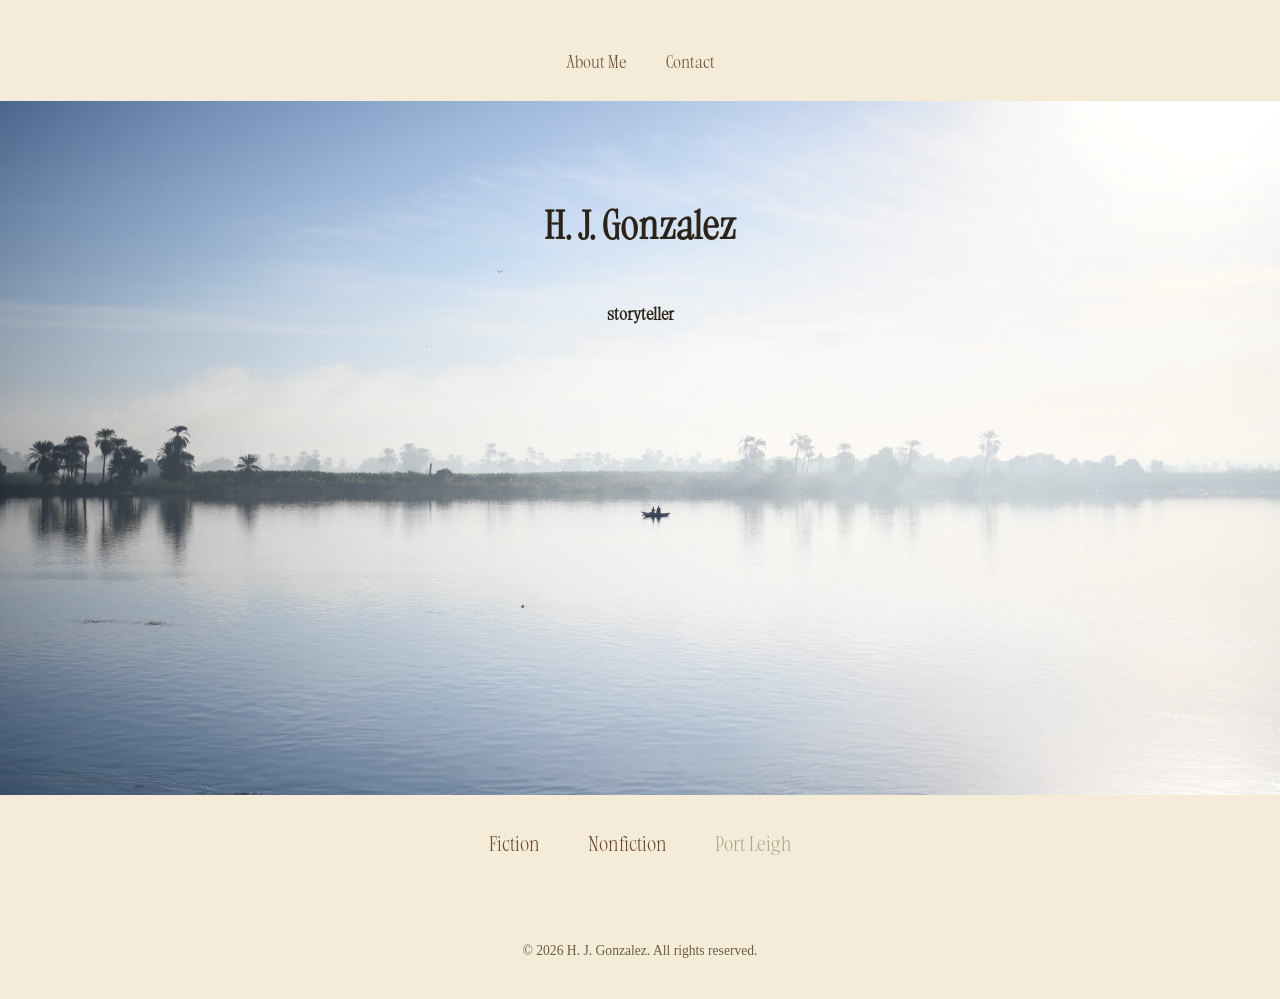
<file: index.html>
<!DOCTYPE html>
<html lang="en">
    <head>
        <meta charset="utf-8">
        <meta name="viewport" content="width=device-width, initial-scale=1">
        <title>H. J. Gonzalez</title>
        <link rel="stylesheet" href="style/main.css">
    </head>

    <body>

         <nav class="topnav">
            <a href="about.html">About Me</a>
             <a href="contact.html">Contact</a>
        </nav>

        <header>
            <h1>H. J. Gonzalez</h1>
            <p>storyteller</p>
        </header>

        <main>
            <nav class="worlds">
                <a href="fiction/index.html">Fiction</a>
                <a href="nonfiction/index.html">Nonfiction</a>
                <span class="dimmed">Port Leigh</span>
            </nav>
         </main>

        <footer>
            <p>© 2026 H. J. Gonzalez. All rights reserved.</p>
        </footer>

    </body>
</html>
</file>
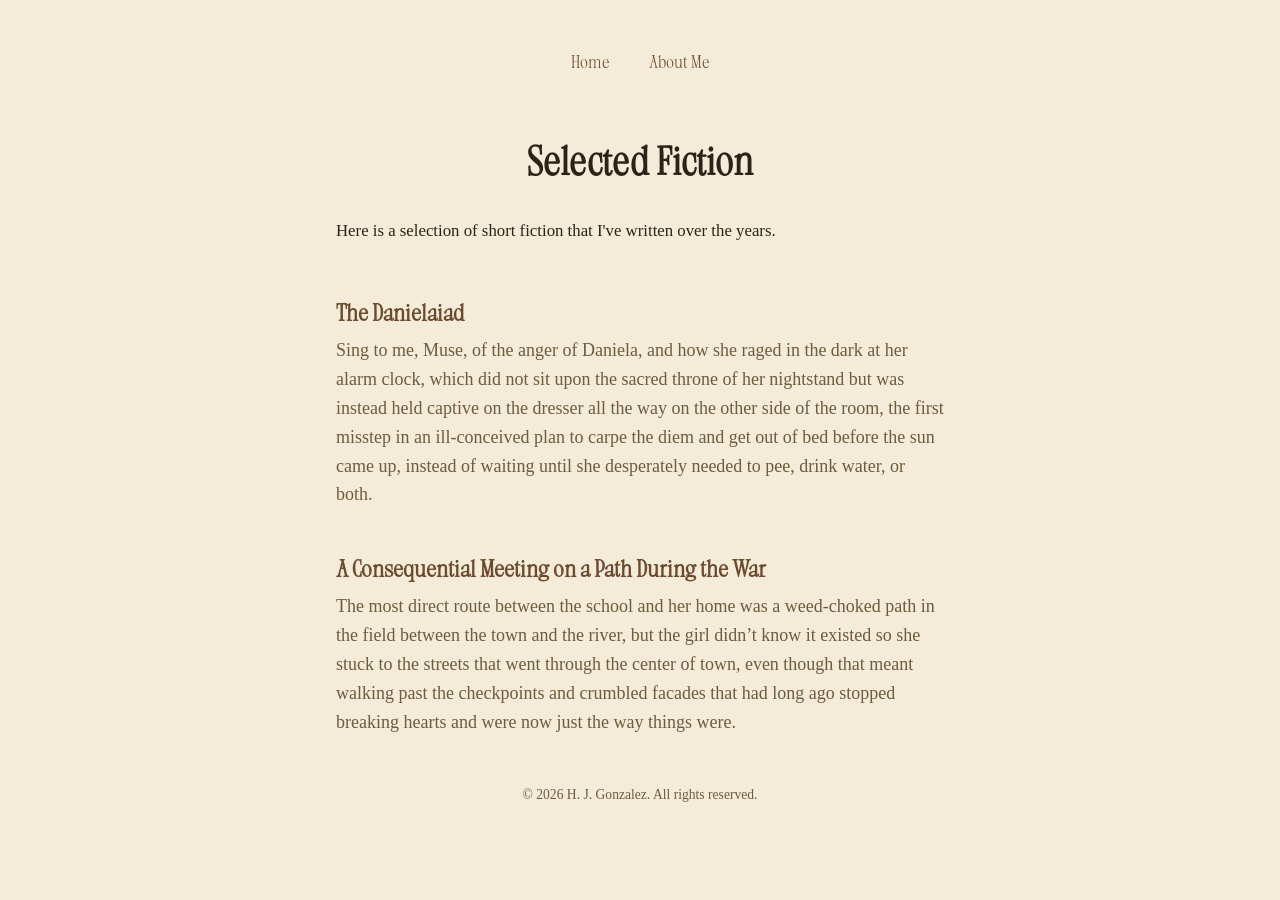
<file: fiction/index.html>
<!DOCTYPE html>
<html lang="en">
    <head>
        <meta charset="utf-8">
        <meta name="viewport" content="width=device-width, initial-scale 1">
        <title>Selected Fiction</title>
        <link rel="stylesheet" href="../style/main.css">
    </head>
    <body>

        <nav class="topnav">
            <a href="../index.html">Home</a>
            <a href="../about.html">About Me</a>
        </nav>

        <main>
            <h1>Selected Fiction</h1>

            <p class="blurb">Here is a selection of short fiction that I've written over the years.</p>

            <article class="story-entry">
                <h2><a href="the-danielaiad.html">The Danielaiad</a></h2>
                <p class="teaser">Sing to me, Muse, of the anger of Daniela, and how she raged in the dark at her alarm clock, which did not sit upon the sacred throne of her nightstand but was instead held captive on the dresser all the way on the other side of the room, the first misstep in an ill-conceived plan to carpe the diem and get out of bed before the sun came up, instead of waiting until she desperately needed to pee, drink water, or both.</p>
            </article>

            <article class="story-entry">
                <h2><a href="a-consequential-meeting.html">A Consequential Meeting on a Path During the War</a></h2>
                <p class="teaser">The most direct route between the school and her home was a weed-choked path in the field between the town and the river, but the girl didn’t know it existed so she stuck to the streets that went through the center of town, even though that meant walking past the checkpoints and crumbled facades that had long ago stopped breaking hearts and were now just the way things were.</p>
            </article>

        </main>

        <footer>
            <p>© 2026 H. J. Gonzalez. All rights reserved.</p>
        </footer>

    </body>

</html>
</file>
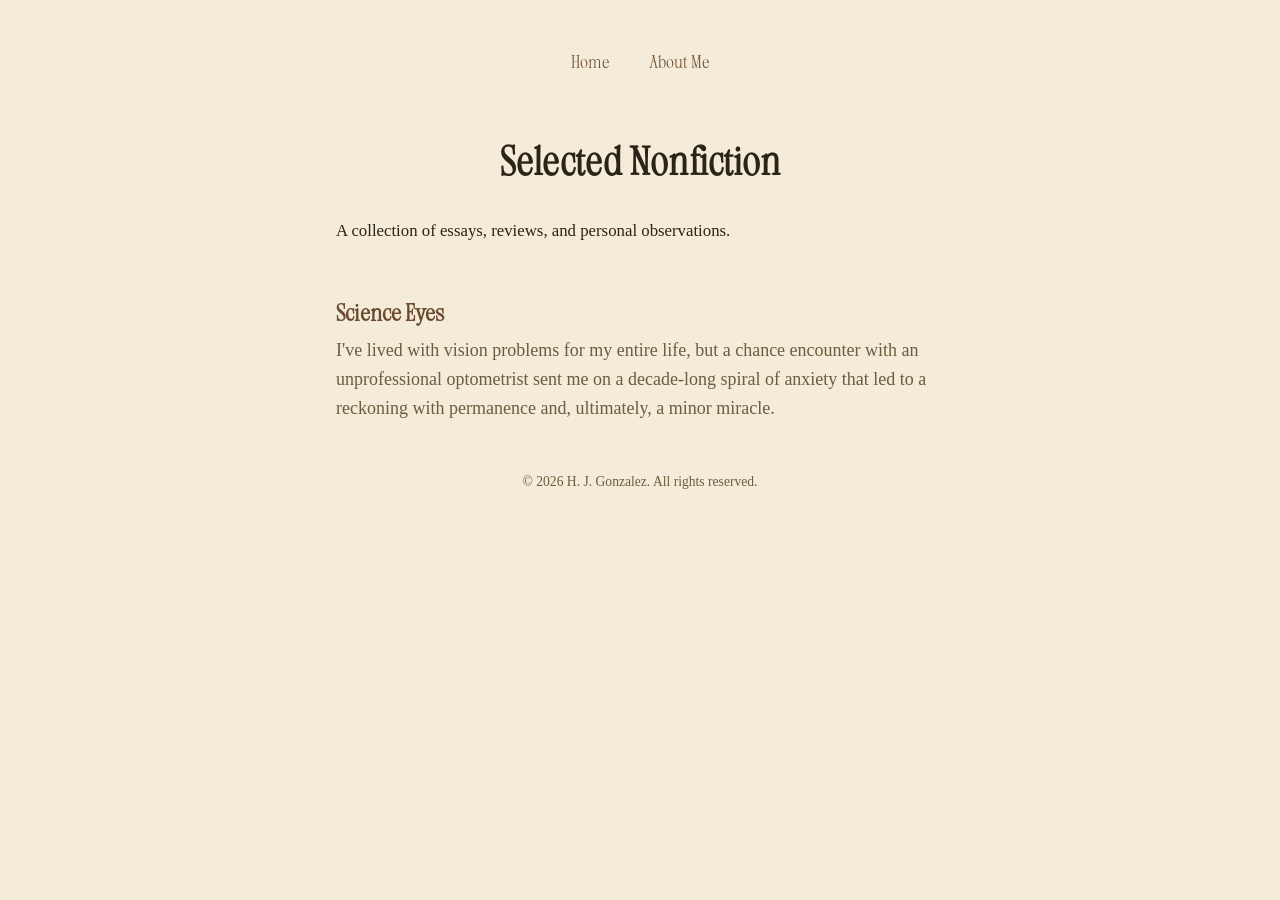
<file: nonfiction/index.html>
<!DOCTYPE html>
<html lang="en">
    <head>
        <meta charset="utf-8">
        <meta name="viewport" content="width=device-width, initial-scale 1">
        <title>Selected Nonfiction</title>
        <link rel="stylesheet" href="../style/main.css">
    </head>
    <body>

        <nav class="topnav">
            <a href="../index.html">Home</a>
            <a href="../about.html">About Me</a>
        </nav>

        <main>
            <h1>Selected Nonfiction</h1>

            <p class="blurb">A collection of essays, reviews, and personal observations.</p>

            <article class="story-entry">
                <h2><a href="science-eyes.html">Science Eyes</a></h2>
                <p class="teaser">I've lived with vision problems for my entire life, but a chance encounter with an unprofessional optometrist sent me on a decade-long spiral of anxiety that led to a reckoning with permanence and, ultimately, a minor miracle.</p>
            </article>

        </main>

        <footer>
            <p>© 2026 H. J. Gonzalez. All rights reserved.</p>
        </footer>

    </body>

</html>
</file>
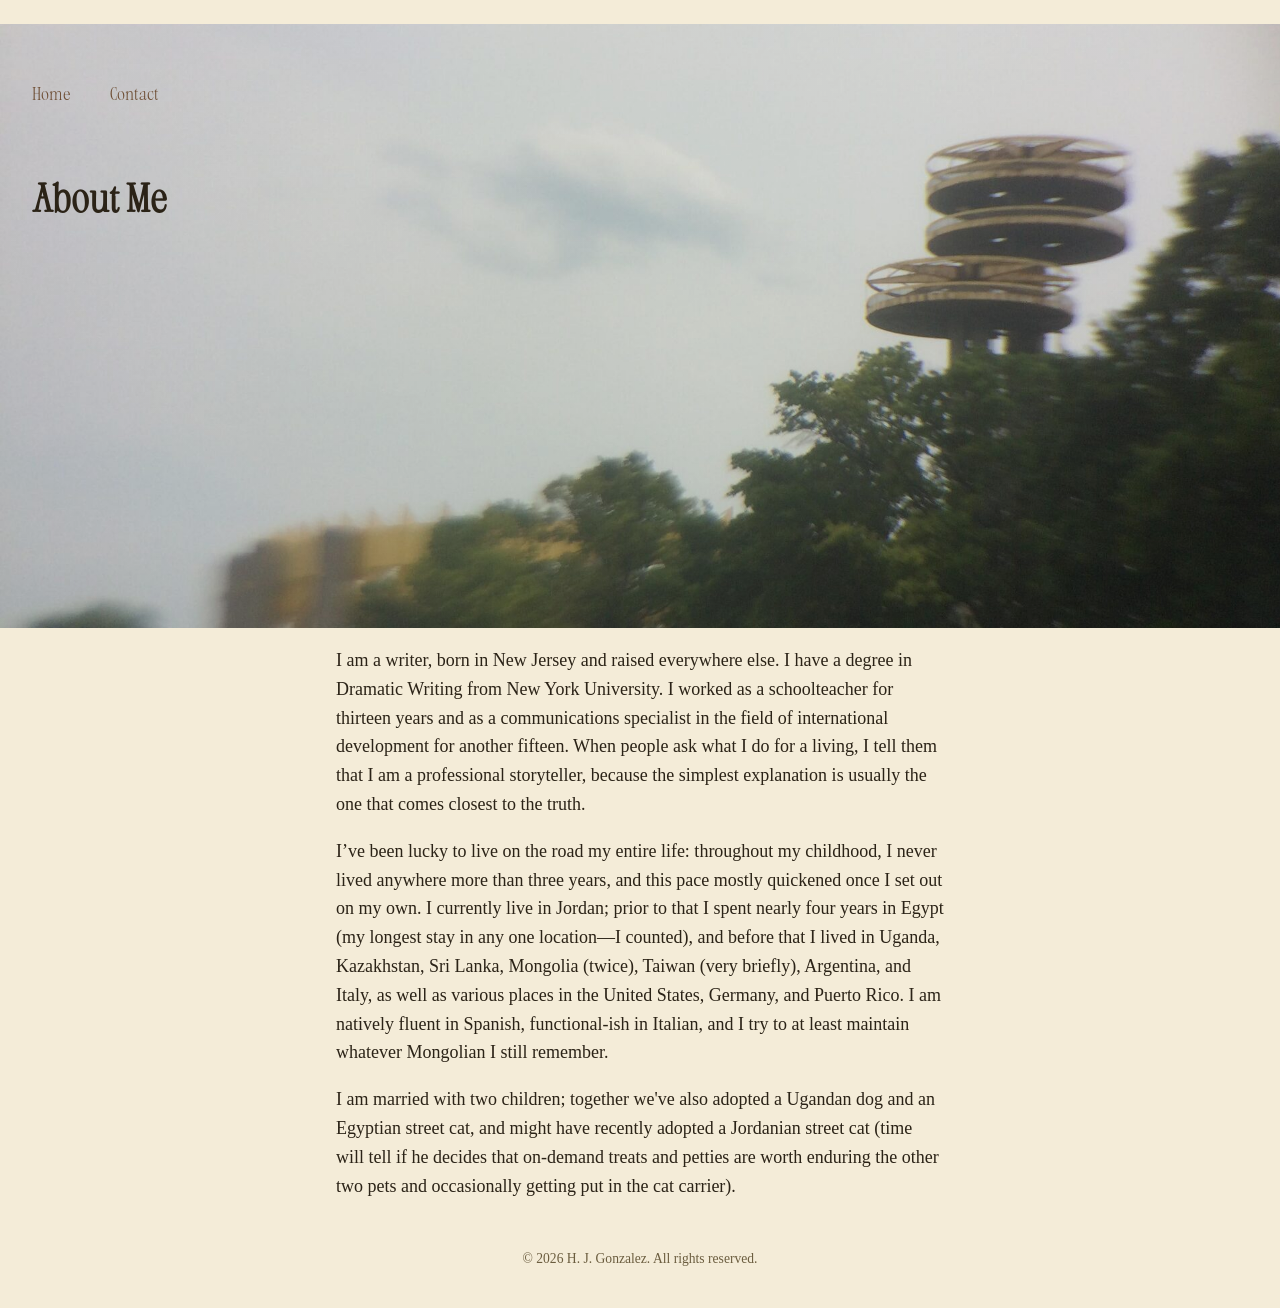
<file: about.html>
<!DOCTYPE html>
<html lang="en">
    <head>
        <meta charset="utf-8">
        <meta name="viewport" content="width=device-width, initial-scale=1">
        <title>About Me</title>
        <link rel="stylesheet" href="style/main.css">
    </head>
    <body>

        <header class="about-hero">
            <nav class="topnav">
                <a href="index.html">Home</a>
                <a href="contact.html">Contact</a>
            </nav>
            <h1>About Me</h1>
        </header>

        <main>
            <p class="boilerplate">I am a writer, born in New Jersey and raised everywhere else. I have a degree in Dramatic Writing from New York University. I worked as a schoolteacher for thirteen years and as a communications specialist in the field of international development for another fifteen. When people ask what I do for a living, I tell them that I am a professional storyteller, because the simplest explanation is usually the one that comes closest to the truth.</p>

            <div class="bio">

                <div class="variant">
                    <p>I’ve been lucky to live on the road my entire life: throughout my childhood, I never lived anywhere more than three years, and this pace mostly quickened once I set out on my own. I currently live in Jordan; prior to that I spent nearly four years in Egypt (my longest stay in any one location—I counted), and before that I lived in Uganda, Kazakhstan, Sri Lanka, Mongolia (twice), Taiwan (very briefly), Argentina, and Italy, as well as various places in the United States, Germany, and Puerto Rico. I am natively fluent in Spanish, functional-ish in Italian, and I try to at least maintain whatever Mongolian I still remember.</p>
                    <p>I am married with two children; together we've also adopted a Ugandan dog and an Egyptian street cat, and might have recently adopted a Jordanian street cat (time will tell if he decides that on-demand treats and petties are worth enduring the other two pets and occasionally getting put in the cat carrier).</p>
                </div>

                <div class="variant">
                    <p>A few weeks into kindergarten, I and all the other little muffinheads were asked to write Halloween stories. We were each given a sheet of writing paper, the kind that is a sickly gray color with solid lines and dotted lines; the top half of the paper was empty so we could illustrate our work. I don’t remember what my story was about, but I remember that I was excited, and that I drew the attention of the teacher’s assistant, who was young and pretty and nice. In my mind over the years I’ve conflated her with Anita Pointer of the Pointer Sisters, who had a similar build and complexion, but who did not, as far as I know, assistant teach kindergarten in North Carolina. I don’t remember her actual name—the main teacher was Mrs. Williams, who terrified me something awful on the first day of school but quickly became a loving if strict presence, the sort of matronly southern Black woman who calls children “honey” and adults “child” and doesn’t put up with nothin’ from either but rarely needs to because she commands the room so completely. Or at least that’s how it looked to tiny me, who was always among the smallest in the class and who, at age five, was still learning to balance very heavy glasses on my adorable little nose.</p>
                    <p>But back to my story, and to the teacher that I’ll call Miss Anita for lack of another name (a ringing in the back of my mind tells me it was maybe Miss Jackie or Miss Jacqueline, but that might be conflated from somewhere else, too; I could ask my mother, who volunteered in the classroom so she could keep tabs on me and also because she was bored and also because it helped her improve her English very quickly, but my mother’s unreliable narration is a recurring theme in my life and the source of boundless mystery and confusion, so I’ll demur on that).</p>
                    <p>I’m going to assume that I sat next to Jamie when I wrote my story, because I basically always sat next to Jamie in kindergarten. I don’t think we ever planned it, at least I don’t remember ever telling her to sit by me, or having her tell me to. It just happened and then it felt natural, and I am a creature of habit. At nap time we’d lay our towels near each other and talk when Mrs. Williams wasn’t looking, which felt thrillingly naughty until one day Jamie got a terrific nosebleed and I was sure that it was because we’d broken the rules.</p>
                    <p>So one by one the other kids finished their stories, complete with illustrations. Bats, witches, pumpkins, and there was always that one kid who mashed the crayon down too hard and just went back and forth until the paper ripped and he shouted “It’s a monster!” But I was writing hard. I raised my hand when it looked like my story was going to run on for longer than the allowed five lines. Miss Anita brought me a second paper and told me to continue the story there, that she would join the pages later. Another kid—I want to say it was Celeste, because I had an unprovable feeling, dimly remembered forty-plus years later, that Celeste was kind of competitive with me, and also that her blue eyes were equal parts eerie and pretty, and that she couldn’t be trusted with the jar of paste because she would eat it—had added a line to her paper in order to catch the last two words of her story, so the precedent was well-established.</p>
                    <p>Anyway, a few minutes passed and about half the kids were allowed to play because they were finished and had received a check or smiley face of approval from Mrs. Williams’ red felt-tip pen (smiley face meant good work, a check mark meant “Well, you did it, so I can’t keep you back, but it isn’t very good, is it?”, and you better believe I was inconsolable for days when I got my first check mark—I remember the assignment clearly and will probably end up talking about it at some point, as it is one of my weirder core memories).</p>
                    <p>But I was still plugging away at my story, and I asked for a third sheet. Soon it would be recess or math or rug time or something, and my story had no end in sight. I think I was still worldbuilding at that point. Miss Anita intervened. She sat with me and asked me to <em>tell</em> her the story, and she would write it for me. I could illustrate the first page while talking and both tasks could get done at once. So I started talking, and the handwriting on my gray paper changed from my labored block printing to much more fluid adult handwriting: good-girl writing, belonging to a good girl who had grown up and now aspired to be a kindergarten teacher.</p>
                    <p>In the end, I filled five sheets of paper, more than anyone else had even dreamed possible, and had I had enough time and continued with my own handwriting instead of Miss Anita’s smaller and neater writing, I’m sure it would have been six or seven. My drawing, it was kind of meh at best, but that didn’t matter. I joined my friends for the final bit of playtime that was probably about ninety seconds but was enough time to play three entire games somehow, and Miss Anita stapled all my papers together and then stapled the whole package onto orange construction paper.</p>
                    <p>At parents’ night a week or so later, all of the stories were hung up in the hallway with tape, and although there were quite a few stories with extra lines attached like Celeste’s, mine was the only one with staples on it. My father found mine on the wall and was impressed that he had to actually flip pages. He congratulated me and said, “This kid’s going to be a writer!”</p>
                    <p>In a book or movie, this would be the moment where I decided I wanted to be a writer. But in real life it wasn’t. It was just one of a series of data points that gradually accumulated until I realized that I function a lot better on the page than in person. But the story, this slice of my life as a five-year-old tadpole of a person, which is absolutely true except for the parts that I’ve already admitted to making up or guessing about, does hint at a lot of what would become my lifelong interests and obsessions and quirks (like, were there any boys in my kindergarten? There had to have been, but I guess I deleted them all from my memory files)</p>
                </div>

                <div class="variant">
                    <p>When I was a teacher, I always preferred to bring my lunch and eat it at my desk. I’m not a workaholic—far, far from it—but when my classroom was empty it was agreeably quiet, and lunch breaks were so short that walking to the teacher’s lounge and then getting sucked into a conversation with some grumpy teacher—it’s the grumpy ones who keep talking even when you don’t engage, because they need to grump and don’t care whether you want to hear it or not—chewed up a lot of time. And I eat fast, so going there, setting up, cleaning up, and coming back took longer than just eating at my desk.</p>
                    <p>But I was new and I was invited to join the other teachers at the cafeteria. This was at an English-language academy that rented space at Manhattan College in the Bronx, which my boss told me doubled for Princeton in the film “A Beautiful Mind.” (Weirdly, my wedding ring was purchased from a jeweler in Brooklyn who claimed to have supplied the wedding rings featured on the poster of that same film, so that’s two connections I have to “A Beautiful Mind,” a film which I confess I have never actually watched. Alas, I’ve never investigated if either of those claims—about Princeton or the wedding rings—is true.) It would have been impolite to say no, so I joined them and left my delicious sandwich in my bag at my desk and went to spend more than I could afford on some Sodexho institution food (not the same recipes that they use in prisons, I assume).</p>
                    <p>The staff were all EFL teachers briefly stopping over in New York City for a year or two as part of the international English-teaching racket. It was an unseasonably warm day, I remember, and one person complained that it was too hot. Another teacher immediately chimed in, “Oh, I used to teach in Honduras, it could get <em>so hot</em> there, this is nothing.” Another then jumped in, “I taught in northern Mexico, and let me tell you, even that <em>dry heat</em> in the middle of summer, it’s <em>nasty</em>.” A third teacher didn’t miss a beat: “You think that’s hot? I taught in <em>Bangladesh</em>. It was <em>so hot</em> there.” And a fourth teacher, “Hotter than the Balkans in summer, though? Because let me tell you, nobody talks about it, but Sarajevo in summer is <em>like death</em>.”</p>
                    <p>That left me to speak up. I had wanted to talk about the summer in Erdenet that was so hot and dry that when I went to the store I felt my skin crinkle, and how basically the whole city stayed indoors until the sun started to go down, and then the shopping center would fill with everyone doing their shopping in that hour before the vendors went home. I thought it was an amusing story, and it might have been had I spoken second. But at this point, I mean, what could I say?</p>
                    <p>“I was on the surface of the sun…”</p>
                    <p>I wasn’t invited to lunch again, and I quit a few months later to move to the Gobi Desert.</p>
                </div>

                <div class="variant">
                    <p>Music is the foundation of my life but I’m not a musician. When I was in fifth grade I signed up for school band and they gave me a trombone. My father was excited because Willie Colon plays trombone, and he immediately went into a world of fantasies of raising a bandleader. But alas, I was a shrimpy kid, and in the instrument was bigger than I was. My arms couldn’t reliably reach all of the notes. After a few months of no progress coupled with the sharp taste of brass in my mouth, I gave the instrument back.</p>
                    <p>At sixteen I received an acoustic guitar for Christmas, a Hohner. I’ve had it ever since, and I’ve lugged it all over the world. I have never learned how to play it, but I can’t part ways with it, and I make sure its strings are tuned and playable. I hangs it in my music room, the way a believer might frame a portrait of the pope or the Kaaba. It casts a benign glow over my house, but is essentially unplayed.</p>
                    <p>I compensate by listening to an extraordinary amount of music, and then trying to apply its lessons to other things that I am better at. Like my writing. It flows to melodies that only I can hear, and if there’s ever a sentence that hops around more than it should, you can assume it followed an instrument there somehow.</p>
                </div>

                <div class="variant">
                    <p>Before going to college, I steeled myself for the onslaught of new people I’d meet by prepping a list of answers to common questions. Decades later, the list has not really been updated, since it was never accurate to begin with—it was always as much aspirational and even performative as it was sincere—but it remains as fine a window into my head as any.</p>
                    <p>FAVORITE BOOK: <em>Please Kill Me</em></p>
                    <p>FAVORITE MOVIE: <em>The Apartment</em></p>
                    <p>FAVORITE TV SHOW: Oh, I don't really watch TV</p>
                    <p>FAVORITE SONG: "Summertime", any version</p>
                    <p>FAVORITE ROCK BAND: The Velvet Underground</p>
                    <p>FAVORITE FOOD: I wish I could say something sophisticated, but honestly, it’s pizza</p>
                    <p>FAVORITE PIZZA: A regular slice; bonus points if the guy sprinkles a little fresh cheese on it before heating it back up</p>
                    <p>FAVORITE TEAM: Eww</p>
                    <p>FAVORITE SPORT: Poetry?</p>
                    <p>FAVORITE SUBJECT IN HIGH SCHOOL: History, then maybe theater</p>
                    <p>FAVORITE ICE CREAM: Before you say it’s boring, remember that vanilla comes from magic beans that only grow in Tahiti and Madagascar</p>
                </div>
            </div>

        </main>

        <footer>
            <p>© 2026 H. J. Gonzalez. All rights reserved.</p>
        </footer>

        <script>
            const variants = document.querySelectorAll(".bio .variant");
            const chosen = Math.floor(Math.random() * variants.length);
            variants.forEach(function (variant, index) {
                if (index !== chosen) {
                    variant.style.display = "none";
                }
            });
        </script>

    </body>
</html>
</file>
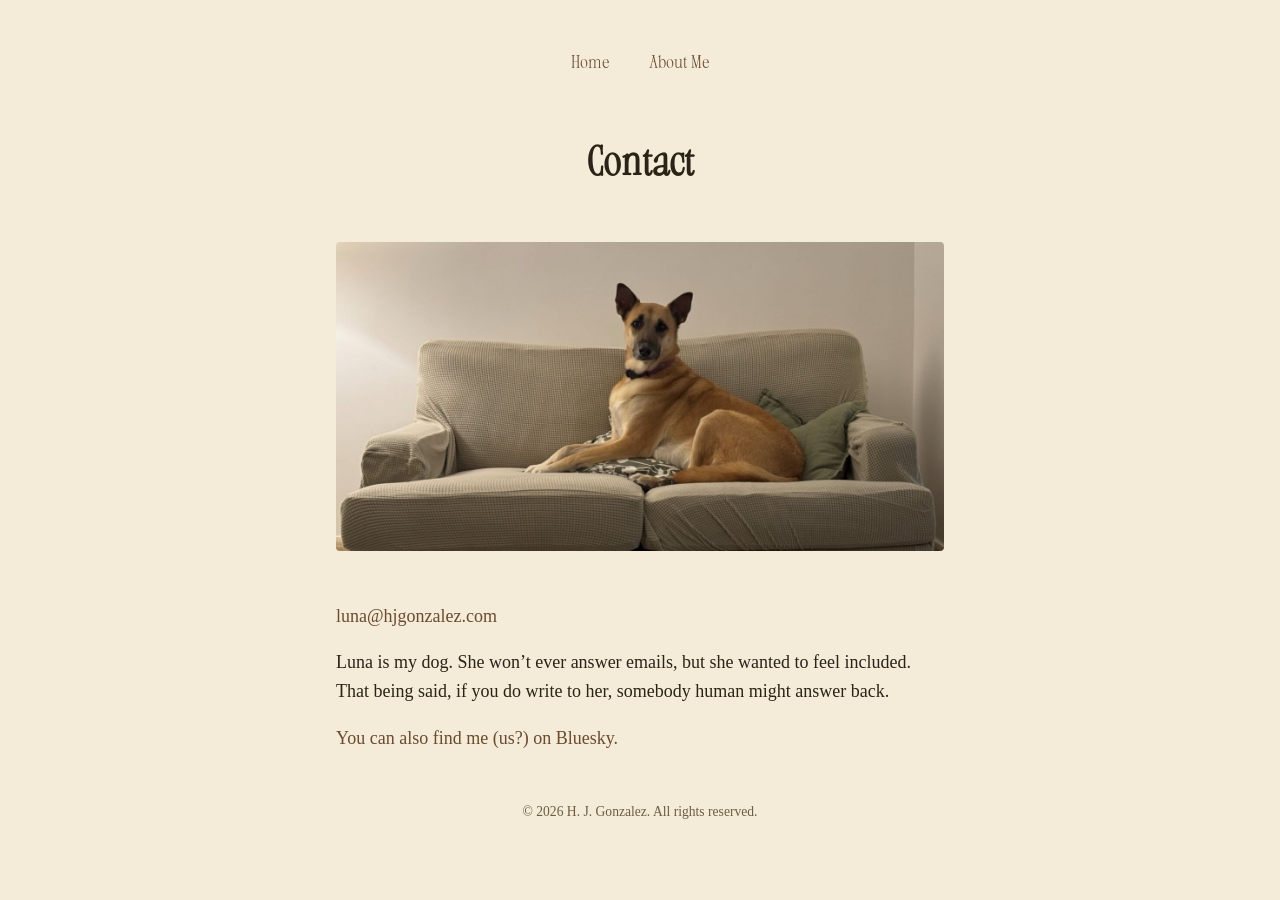
<file: contact.html>
<!DOCTYPE html>
<html lang="en">
    <head>
        <meta charset="utf-8">
        <meta name="viewport" content="width=device-width, initial-scale=1">
        <title>Contact</title>
        <link rel="stylesheet" href="style/main.css">
    </head>

    <body>
        <nav class="topnav">
            <a href="index.html">Home</a>
            <a href="about.html">About Me</a>
        </nav>

        <main>
            <h1>Contact</h1>

            <img src="images/luna.jpg" alt="Luna, a brown dog, looking very regal and demure." class="contact-photo">

            <p><a href="mailto:luna@hjgonzalez.com">luna@hjgonzalez.com</a></p>
            <p>Luna is my dog. She won’t ever answer emails, but she wanted to feel included. That being said, if you do write to her, somebody human might answer back.</p>

            <p></p><a href="https://bsky.app/profile/hjgonzalez.bsky.social" target="_blank" rel="noopener">You can also find me (us?) on Bluesky.</a></p>

        </main>

        <footer>
            <p>© 2026 H. J. Gonzalez. All rights reserved.</p>
        </footer>

    </body>
</html>
</file>
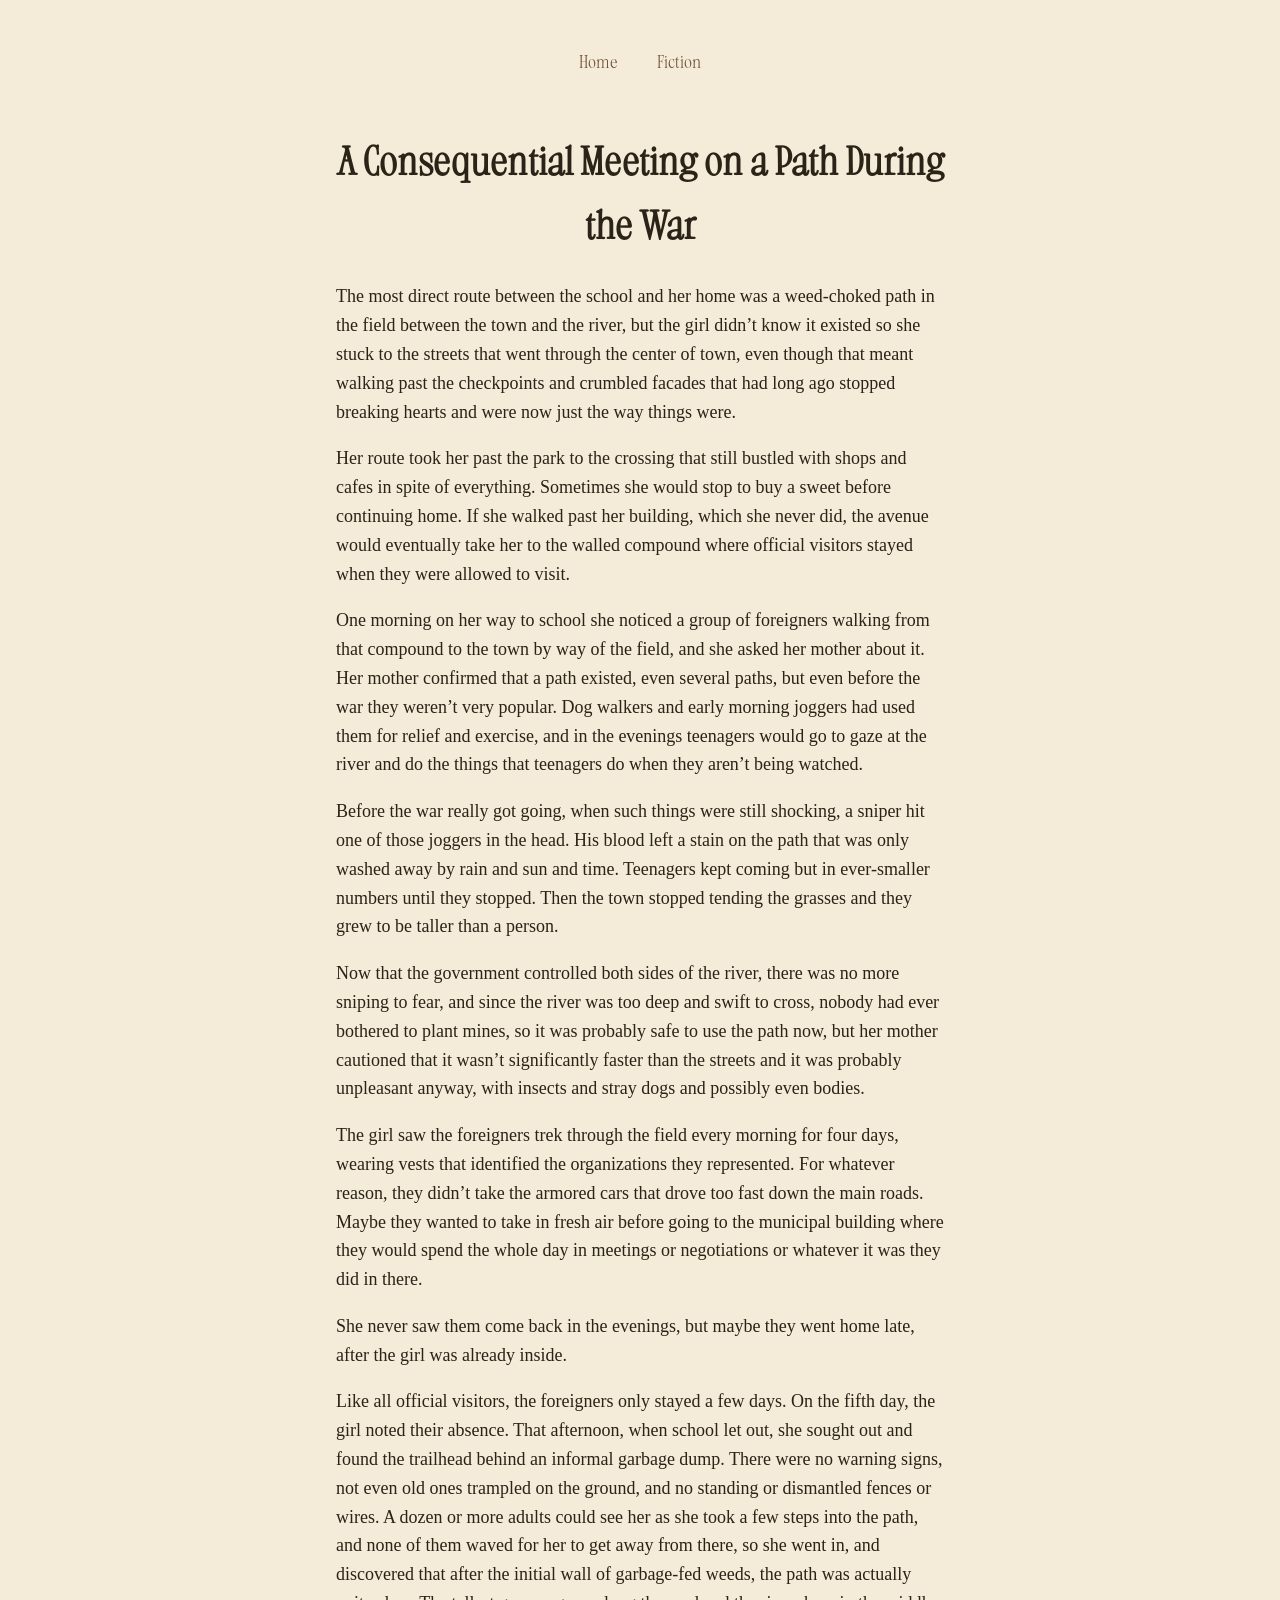
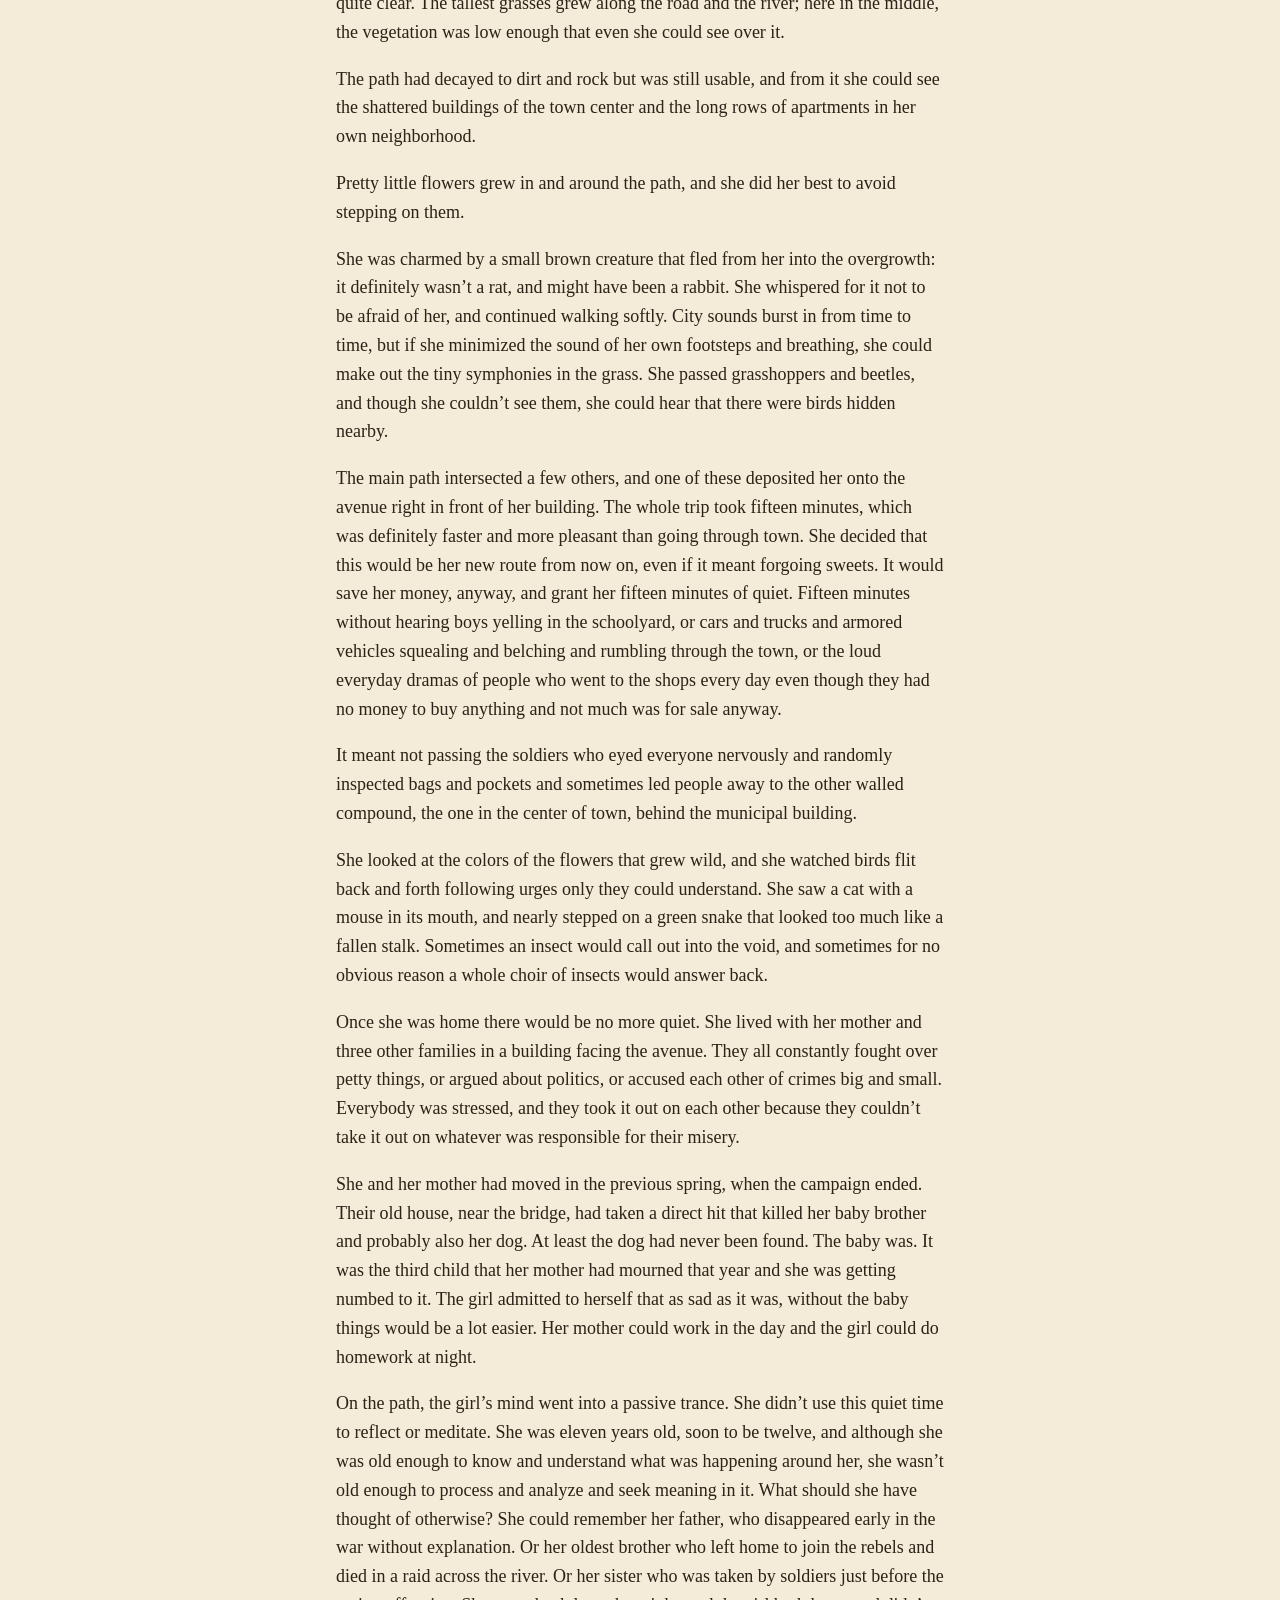
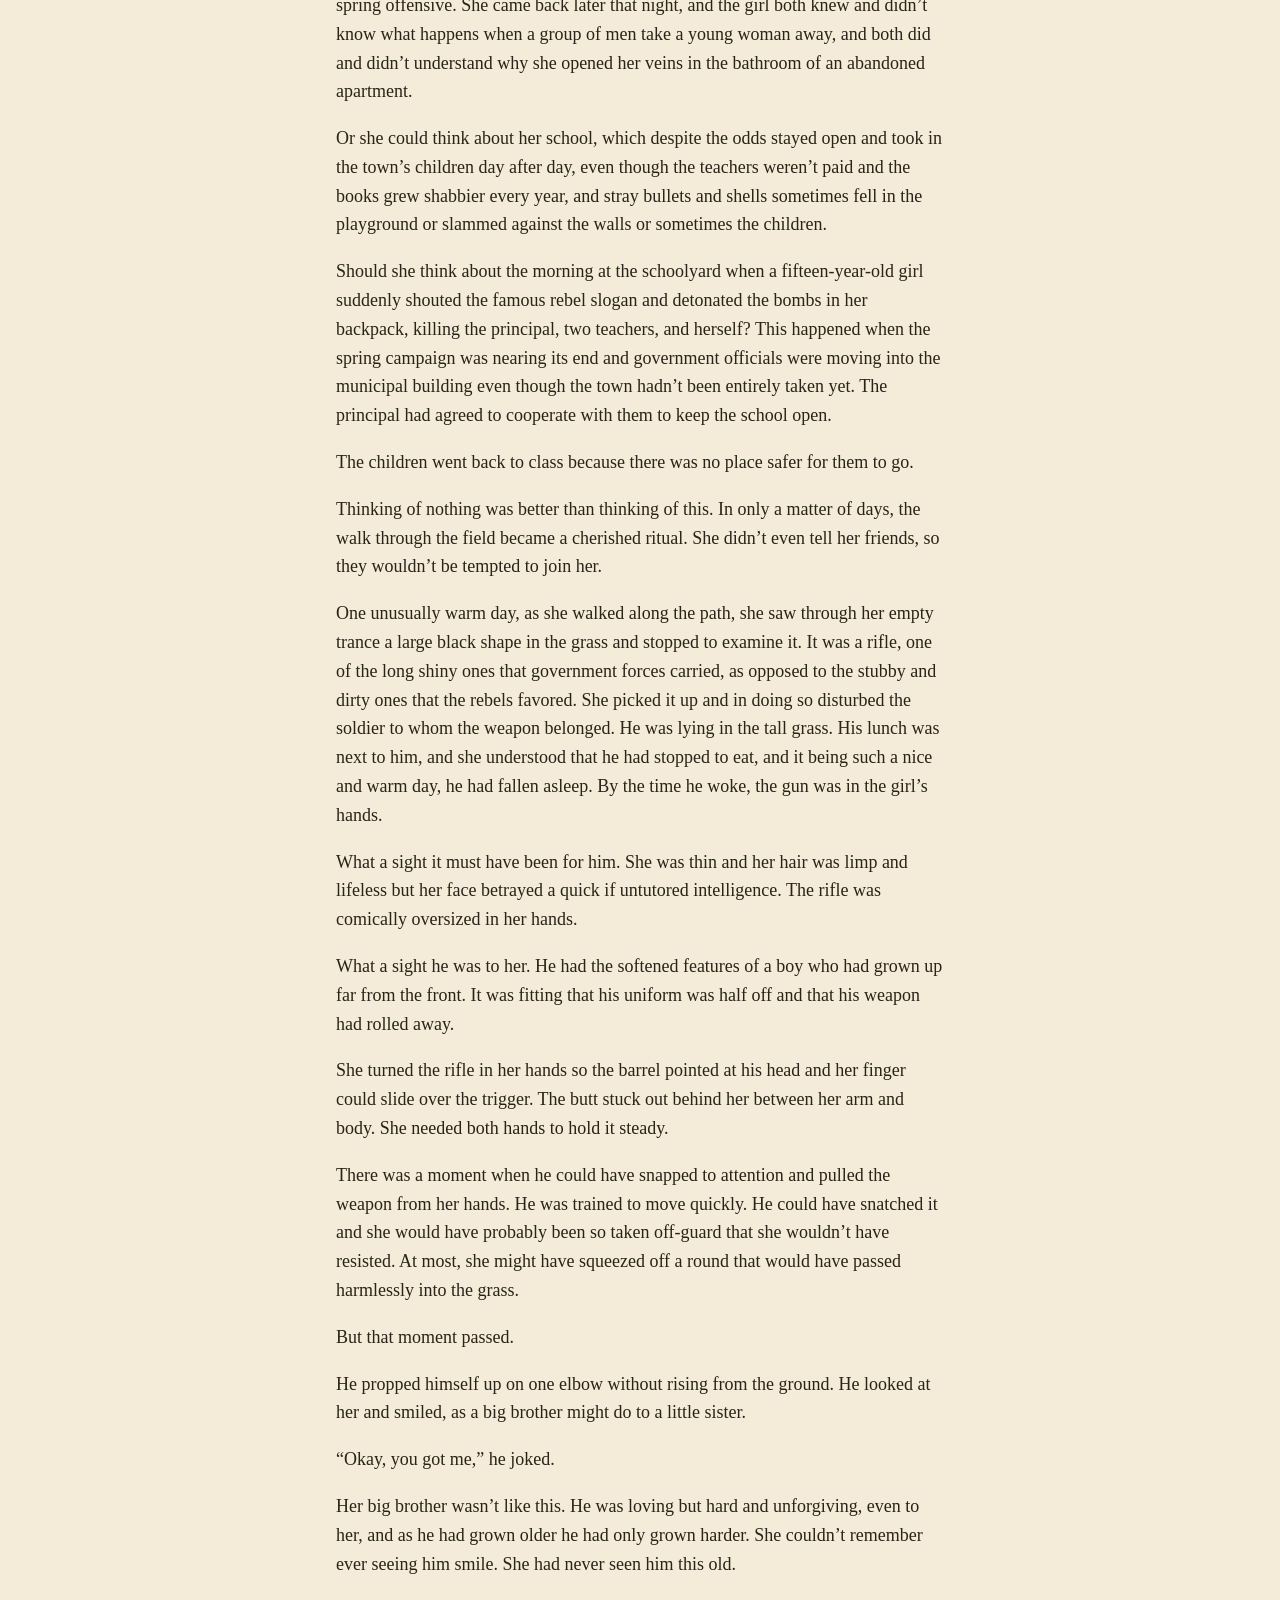
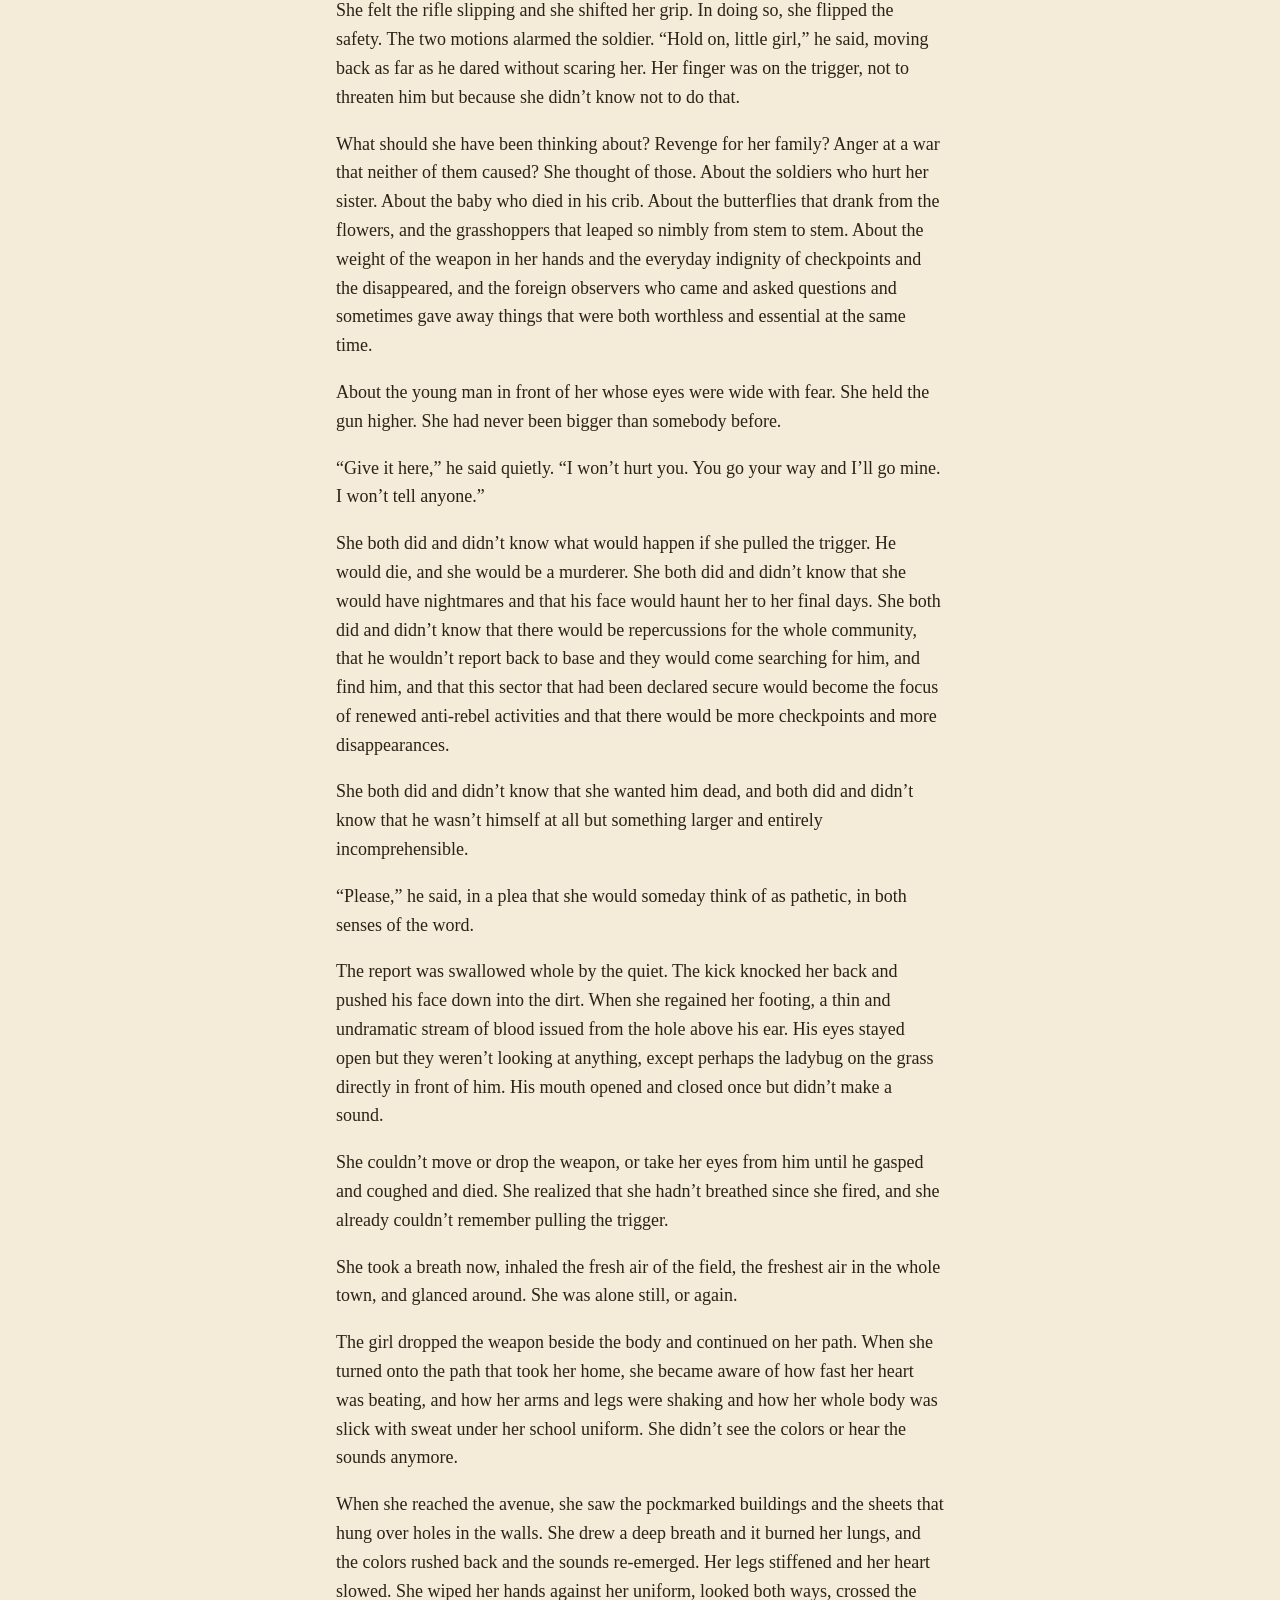
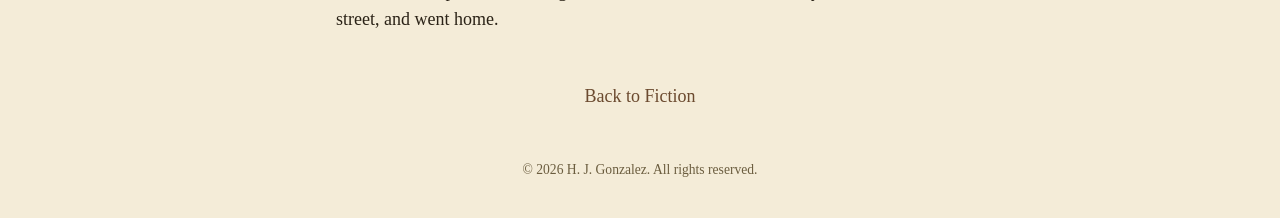
<file: fiction/a-consequential-meeting.html>
<!DOCTYPE html>
<html>
  <head>
    <meta charset="utf-8">
    <meta name="viewport" content="width=device-width, initial-scale=1">
    <title>A Consequential Meeting on a Path During the War</title>
    <link rel="stylesheet" href="../style/main.css">
</head>
<body>

  <nav class="topnav">
    <a href="../index.html">Home</a>
    <a href="index.html">Fiction</a>
  </nav>
  
    <h1>A Consequential Meeting on a Path During the War</h1>
<p>The most direct route between the school and her home was a weed-choked path in the field between the town and the river, but the girl didn’t know it existed so she stuck to the streets that went through the center of town, even though that meant walking past the checkpoints and crumbled facades that had long ago stopped breaking hearts and were now just the way things were.</p>
<p>Her route took her past the park to the crossing that still bustled with shops and cafes in spite of everything. Sometimes she would stop to buy a sweet before continuing home. If she walked past her building, which she never did, the avenue would eventually take her to the walled compound where official visitors stayed when they were allowed to visit.</p>
<p>One morning on her way to school she noticed a group of foreigners walking from that compound to the town by way of the field, and she asked her mother about it. Her mother confirmed that a path existed, even several paths, but even before the war they weren’t very popular. Dog walkers and early morning joggers had used them for relief and exercise, and in the evenings teenagers would go to gaze at the river and do the things that teenagers do when they aren’t being watched. </p>
<p>Before the war really got going, when such things were still shocking, a sniper hit one of those joggers in the head. His blood left a stain on the path that was only washed away by rain and sun and time. Teenagers kept coming but in ever-smaller numbers until they stopped. Then the town stopped tending the grasses and they grew to be taller than a person. </p>
<p>Now that the government controlled both sides of the river, there was no more sniping to fear, and since the river was too deep and swift to cross, nobody had ever bothered to plant mines, so it was probably safe to use the path now, but her mother cautioned that it wasn’t significantly faster than the streets and it was probably unpleasant anyway, with insects and stray dogs and possibly even bodies.</p>
<p>The girl saw the foreigners trek through the field every morning for four days, wearing vests that identified the organizations they represented. For whatever reason, they didn’t take the armored cars that drove too fast down the main roads. Maybe they wanted to take in fresh air before going to the municipal building where they would spend the whole day in meetings or negotiations or whatever it was they did in there.</p>
<p>She never saw them come back in the evenings, but maybe they went home late, after the girl was already inside.</p>
<p>Like all official visitors, the foreigners only stayed a few days. On the fifth day, the girl noted their absence. That afternoon, when school let out, she sought out and found the trailhead behind an informal garbage dump. There were no warning signs, not even old ones trampled on the ground, and no standing or dismantled fences or wires. A dozen or more adults could see her as she took a few steps into the path, and none of them waved for her to get away from there, so she went in, and discovered that after the initial wall of garbage-fed weeds, the path was actually quite clear. The tallest grasses grew along the road and the river; here in the middle, the vegetation was low enough that even she could see over it. </p>
<p>The path had decayed to dirt and rock but was still usable, and from it she could see the shattered buildings of the town center and the long rows of apartments in her own neighborhood.</p>
<p>Pretty little flowers grew in and around the path, and she did her best to avoid stepping on them.</p>
<p>She was charmed by a small brown creature that fled from her into the overgrowth: it definitely wasn’t a rat, and might have been a rabbit. She whispered for it not to be afraid of her, and continued walking softly. City sounds burst in from time to time, but if she minimized the sound of her own footsteps and breathing, she could make out the tiny symphonies in the grass. She passed grasshoppers and beetles, and though she couldn’t see them, she could hear that there were birds hidden nearby.</p>
<p>The main path intersected a few others, and one of these deposited her onto the avenue right in front of her building. The whole trip took fifteen minutes, which was definitely faster and more pleasant than going through town. She decided that this would be her new route from now on, even if it meant forgoing sweets. It would save her money, anyway, and grant her fifteen minutes of quiet. Fifteen minutes without hearing boys yelling in the schoolyard, or cars and trucks and armored vehicles squealing and belching and rumbling through the town, or the loud everyday dramas of people who went to the shops every day even though they had no money to buy anything and not much was for sale anyway. </p>
<p>It meant not passing the soldiers who eyed everyone nervously and randomly inspected bags and pockets and sometimes led people away to the other walled compound, the one in the center of town, behind the municipal building.</p>
<p>She looked at the colors of the flowers that grew wild, and she watched birds flit back and forth following urges only they could understand. She saw a cat with a mouse in its mouth, and nearly stepped on a green snake that looked too much like a fallen stalk. Sometimes an insect would call out into the void, and sometimes for no obvious reason a whole choir of insects would answer back.</p>
<p>Once she was home there would be no more quiet. She lived with her mother and three other families in a building facing the avenue. They all constantly fought over petty things, or argued about politics, or accused each other of crimes big and small. Everybody was stressed, and they took it out on each other because they couldn’t take it out on whatever was responsible for their misery.</p>
<p>She and her mother had moved in the previous spring, when the campaign ended. Their old house, near the bridge, had taken a direct hit that killed her baby brother and probably also her dog. At least the dog had never been found. The baby was. It was the third child that her mother had mourned that year and she was getting numbed to it. The girl admitted to herself that as sad as it was, without the baby things would be a lot easier. Her mother could work in the day and the girl could do homework at night.</p>
<p>On the path, the girl’s mind went into a passive trance. She didn’t use this quiet time to reflect or meditate. She was eleven years old, soon to be twelve, and although she was old enough to know and understand what was happening around her, she wasn’t old enough to process and analyze and seek meaning in it. What should she have thought of otherwise? She could remember her father, who disappeared early in the war without explanation. Or her oldest brother who left home to join the rebels and died in a raid across the river. Or her sister who was taken by soldiers just before the spring offensive. She came back later that night, and the girl both knew and didn’t know what happens when a group of men take a young woman away, and both did and didn’t understand why she opened her veins in the bathroom of an abandoned apartment.</p>
<p>Or she could think about her school, which despite the odds stayed open and took in the town’s children day after day, even though the teachers weren’t paid and the books grew shabbier every year, and stray bullets and shells sometimes fell in the playground or slammed against the walls or sometimes the children.</p>
<p>Should she think about the morning at the schoolyard when a fifteen-year-old girl suddenly shouted the famous rebel slogan and detonated the bombs in her backpack, killing the principal, two teachers, and herself? This happened when the spring campaign was nearing its end and government officials were moving into the municipal building even though the town hadn’t been entirely taken yet. The principal had agreed to cooperate with them to keep the school open.</p>
<p>The children went back to class because there was no place safer for them to go.</p>
<p>Thinking of nothing was better than thinking of this. In only a matter of days, the walk through the field became a cherished ritual. She didn’t even tell her friends, so they wouldn’t be tempted to join her.</p>
<p>One unusually warm day, as she walked along the path, she saw through her empty trance a large black shape in the grass and stopped to examine it. It was a rifle, one of the long shiny ones that government forces carried, as opposed to the stubby and dirty ones that the rebels favored. She picked it up and in doing so disturbed the soldier to whom the weapon belonged. He was lying in the tall grass. His lunch was next to him, and she understood that he had stopped to eat, and it being such a nice and warm day, he had fallen asleep. By the time he woke, the gun was in the girl’s hands.</p>
<p>What a sight it must have been for him. She was thin and her hair was limp and lifeless but her face betrayed a quick if untutored intelligence. The rifle was comically oversized in her hands.</p>
<p>What a sight he was to her. He had the softened features of a boy who had grown up far from the front. It was fitting that his uniform was half off and that his weapon had rolled away.</p>
<p>She turned the rifle in her hands so the barrel pointed at his head and her finger could slide over the trigger. The butt stuck out behind her between her arm and body. She needed both hands to hold it steady.</p>
<p>There was a moment when he could have snapped to attention and pulled the weapon from her hands. He was trained to move quickly. He could have snatched it and she would have probably been so taken off-guard that she wouldn’t have resisted. At most, she might have squeezed off a round that would have passed harmlessly into the grass. </p>
<p>But that moment passed.</p>
<p>He propped himself up on one elbow without rising from the ground. He looked at her and smiled, as a big brother might do to a little sister.</p>
<p>“Okay, you got me,” he joked. </p>
<p>Her big brother wasn’t like this. He was loving but hard and unforgiving, even to her, and as he had grown older he had only grown harder. She couldn’t remember ever seeing him smile. She had never seen him this old.</p>
<p>She felt the rifle slipping and she shifted her grip. In doing so, she flipped the safety. The two motions alarmed the soldier. “Hold on, little girl,” he said, moving back as far as he dared without scaring her. Her finger was on the trigger, not to threaten him but because she didn’t know not to do that.</p>
<p>What should she have been thinking about? Revenge for her family? Anger at a war that neither of them caused? She thought of those. About the soldiers who hurt her sister. About the baby who died in his crib. About the butterflies that drank from the flowers, and the grasshoppers that leaped so nimbly from stem to stem. About the weight of the weapon in her hands and the everyday indignity of checkpoints and the disappeared, and the foreign observers who came and asked questions and sometimes gave away things that were both worthless and essential at the same time.</p>
<p>About the young man in front of her whose eyes were wide with fear. She held the gun higher. She had never been bigger than somebody before.</p>
<p>“Give it here,” he said quietly. “I won’t hurt you. You go your way and I’ll go mine. I won’t tell anyone.”</p>
<p>She both did and didn’t know what would happen if she pulled the trigger. He would die, and she would be a murderer. She both did and didn’t know that she would have nightmares and that his face would haunt her to her final days. She both did and didn’t know that there would be repercussions for the whole community, that he wouldn’t report back to base and they would come searching for him, and find him, and that this sector that had been declared secure would become the focus of renewed anti-rebel activities and that there would be more checkpoints and more disappearances.</p>
<p>She both did and didn’t know that she wanted him dead, and both did and didn’t know that he wasn’t himself at all but something larger and entirely incomprehensible.</p>
<p>“Please,” he said, in a plea that she would someday think of as pathetic, in both senses of the word.</p>
<p>The report was swallowed whole by the quiet. The kick knocked her back and pushed his face down into the dirt. When she regained her footing, a thin and undramatic stream of blood issued from the hole above his ear. His eyes stayed open but they weren’t looking at anything, except perhaps the ladybug on the grass directly in front of him. His mouth opened and closed once but didn’t make a sound.</p>
<p>She couldn’t move or drop the weapon, or take her eyes from him until he gasped and coughed and died. She realized that she hadn’t breathed since she fired, and she already couldn’t remember pulling the trigger.</p>
<p>She took a breath now, inhaled the fresh air of the field, the freshest air in the whole town, and glanced around. She was alone still, or again.</p>
<p>The girl dropped the weapon beside the body and continued on her path. When she turned onto the path that took her home, she became aware of how fast her heart was beating, and how her arms and legs were shaking and how her whole body was slick with sweat under her school uniform. She didn’t see the colors or hear the sounds anymore.</p>
<p>When she reached the avenue, she saw the pockmarked buildings and the sheets that hung over holes in the walls. She drew a deep breath and it burned her lungs, and the colors rushed back and the sounds re-emerged. Her legs stiffened and her heart slowed. She wiped her hands against her uniform, looked both ways, crossed the street, and went home.</p>

<nav class="story-footer-nav">
  <a href="index.html">Back to Fiction</a>
</nav>

<footer>
  <p>© 2026 H. J. Gonzalez. All rights reserved.</p>
</footer>
</body>
</html>
</file>
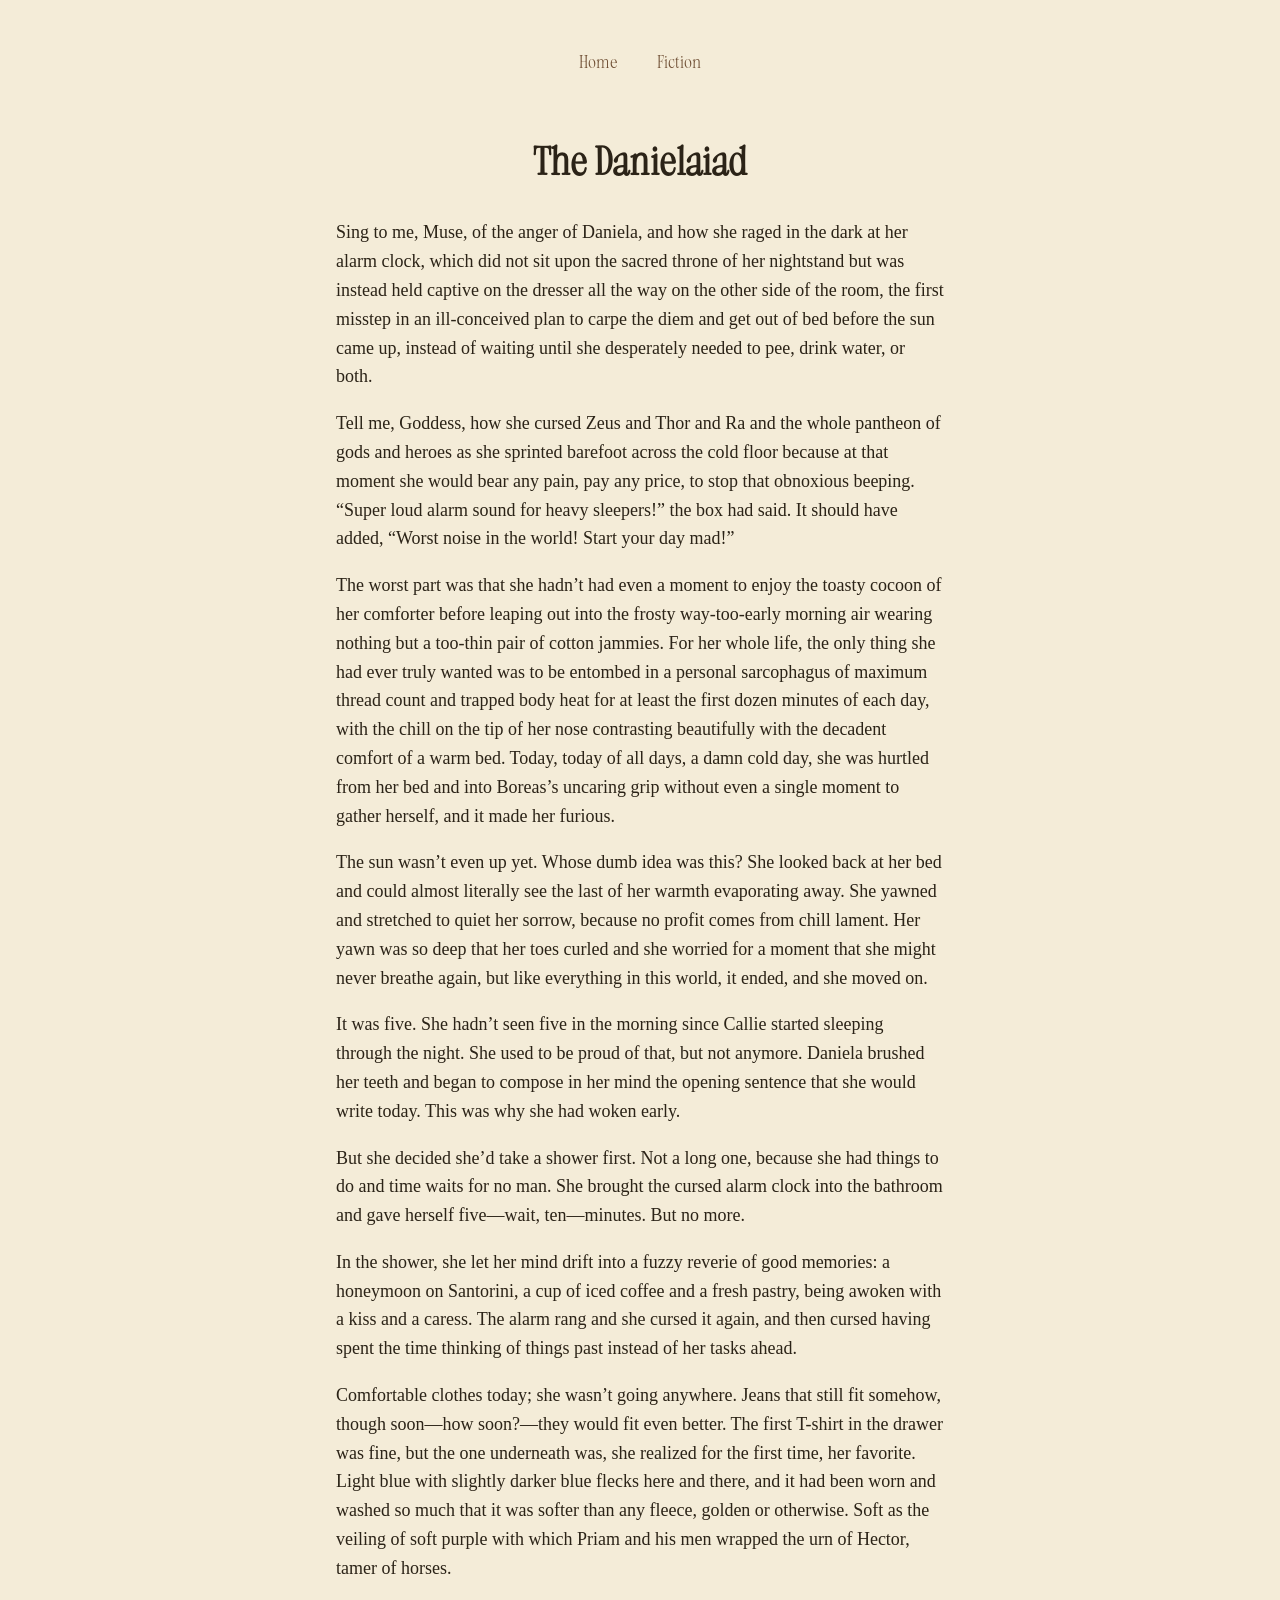
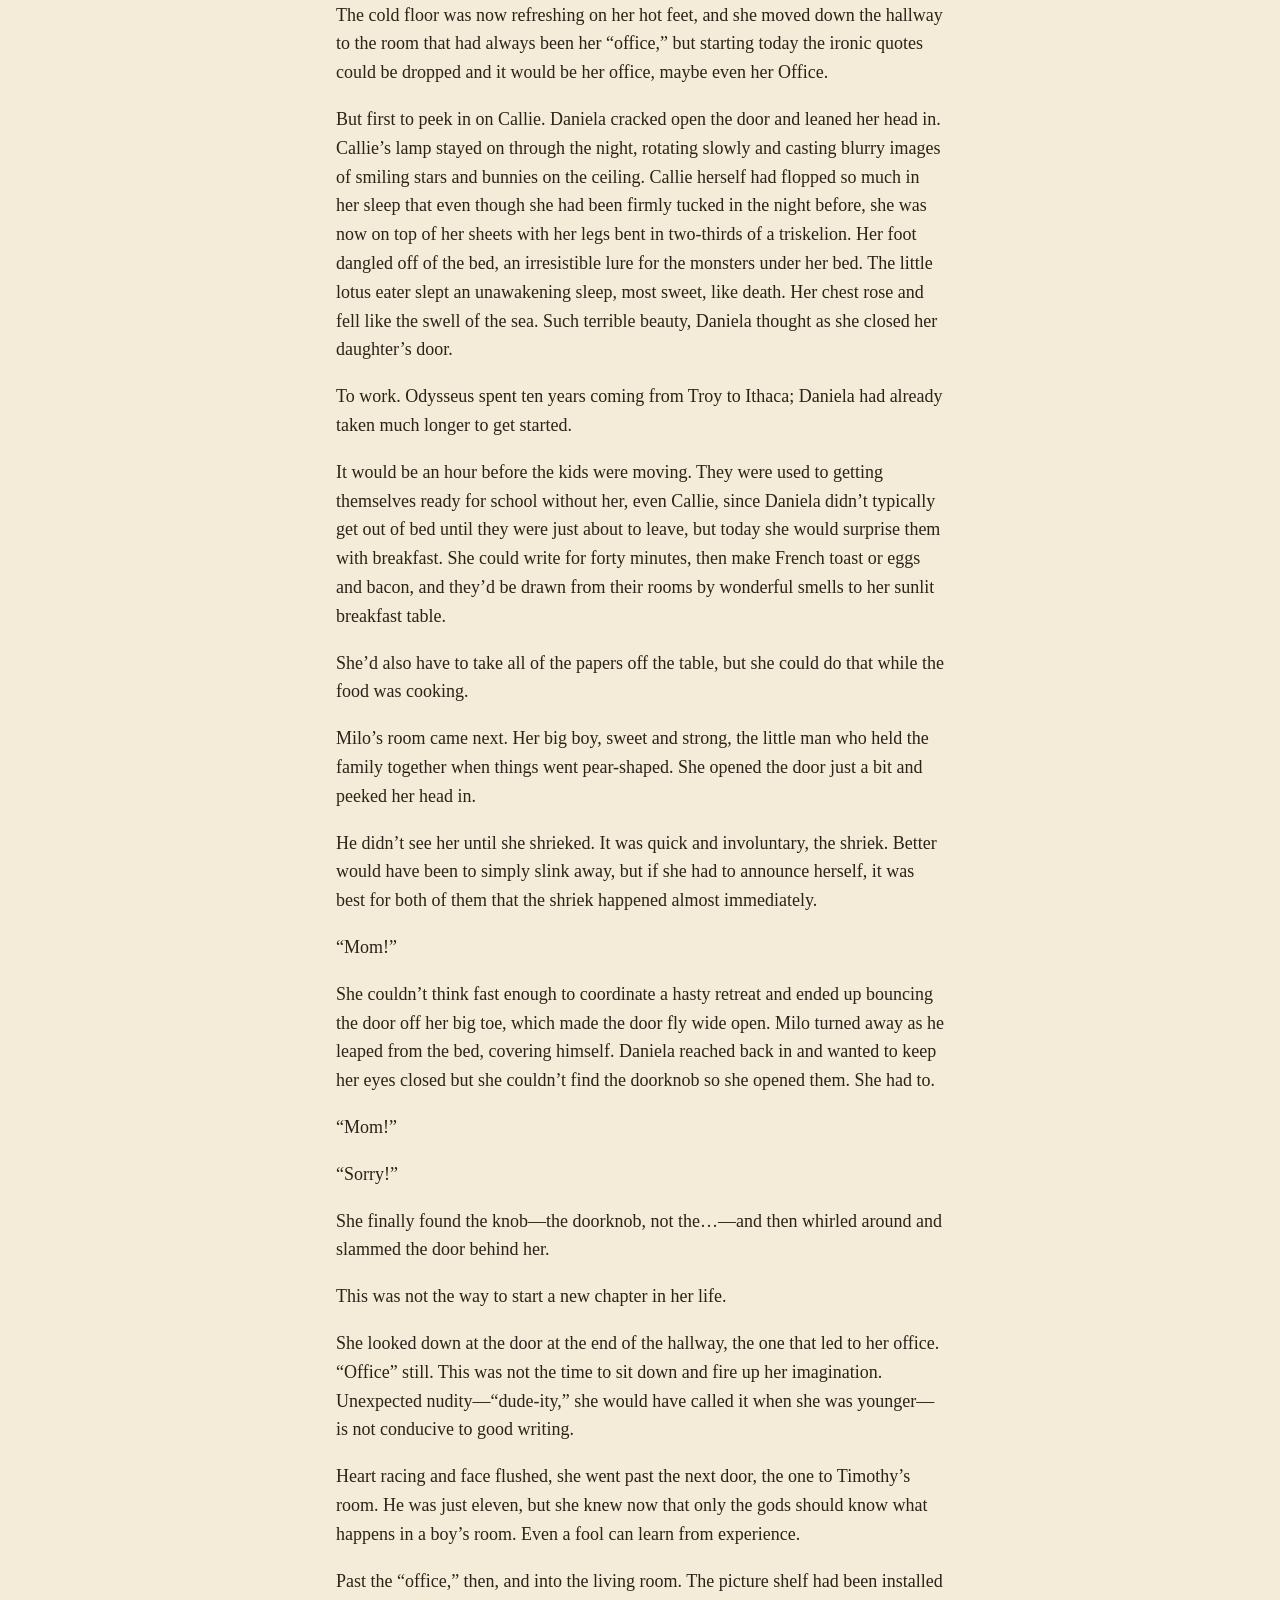
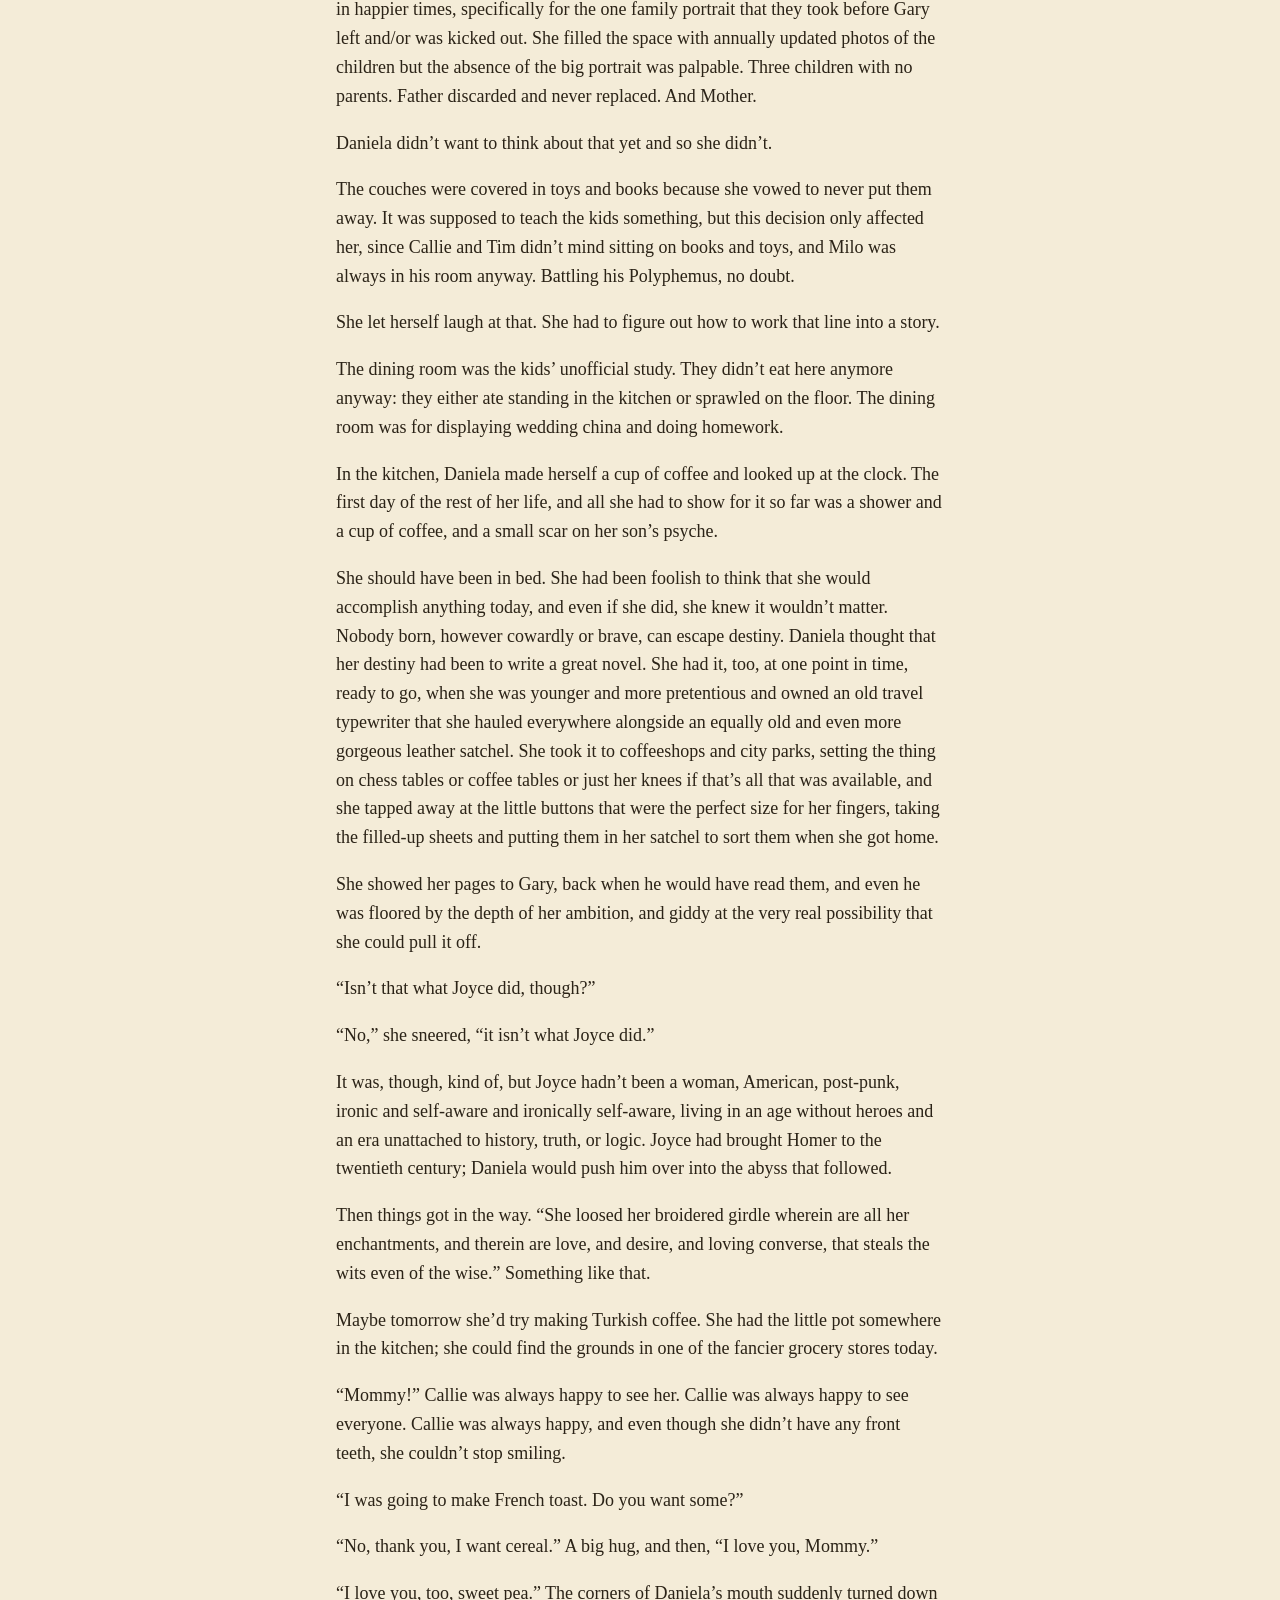
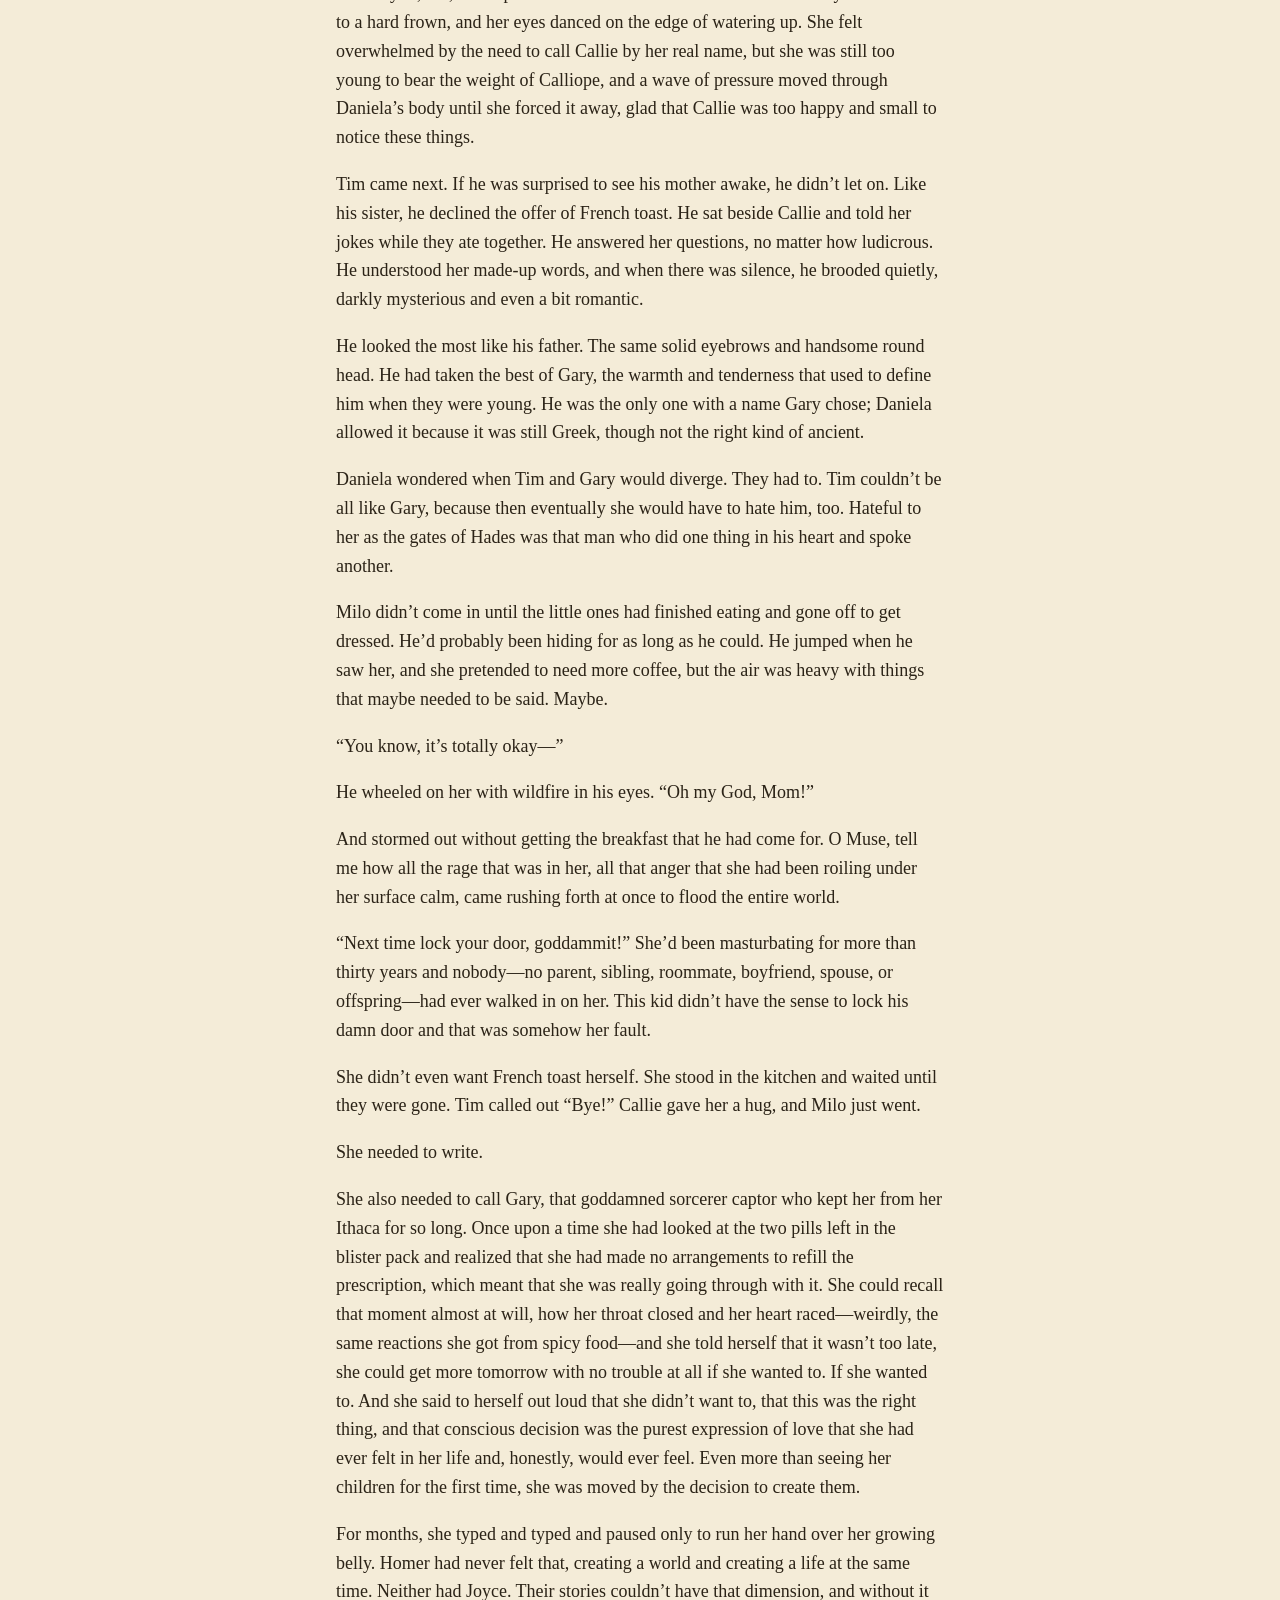
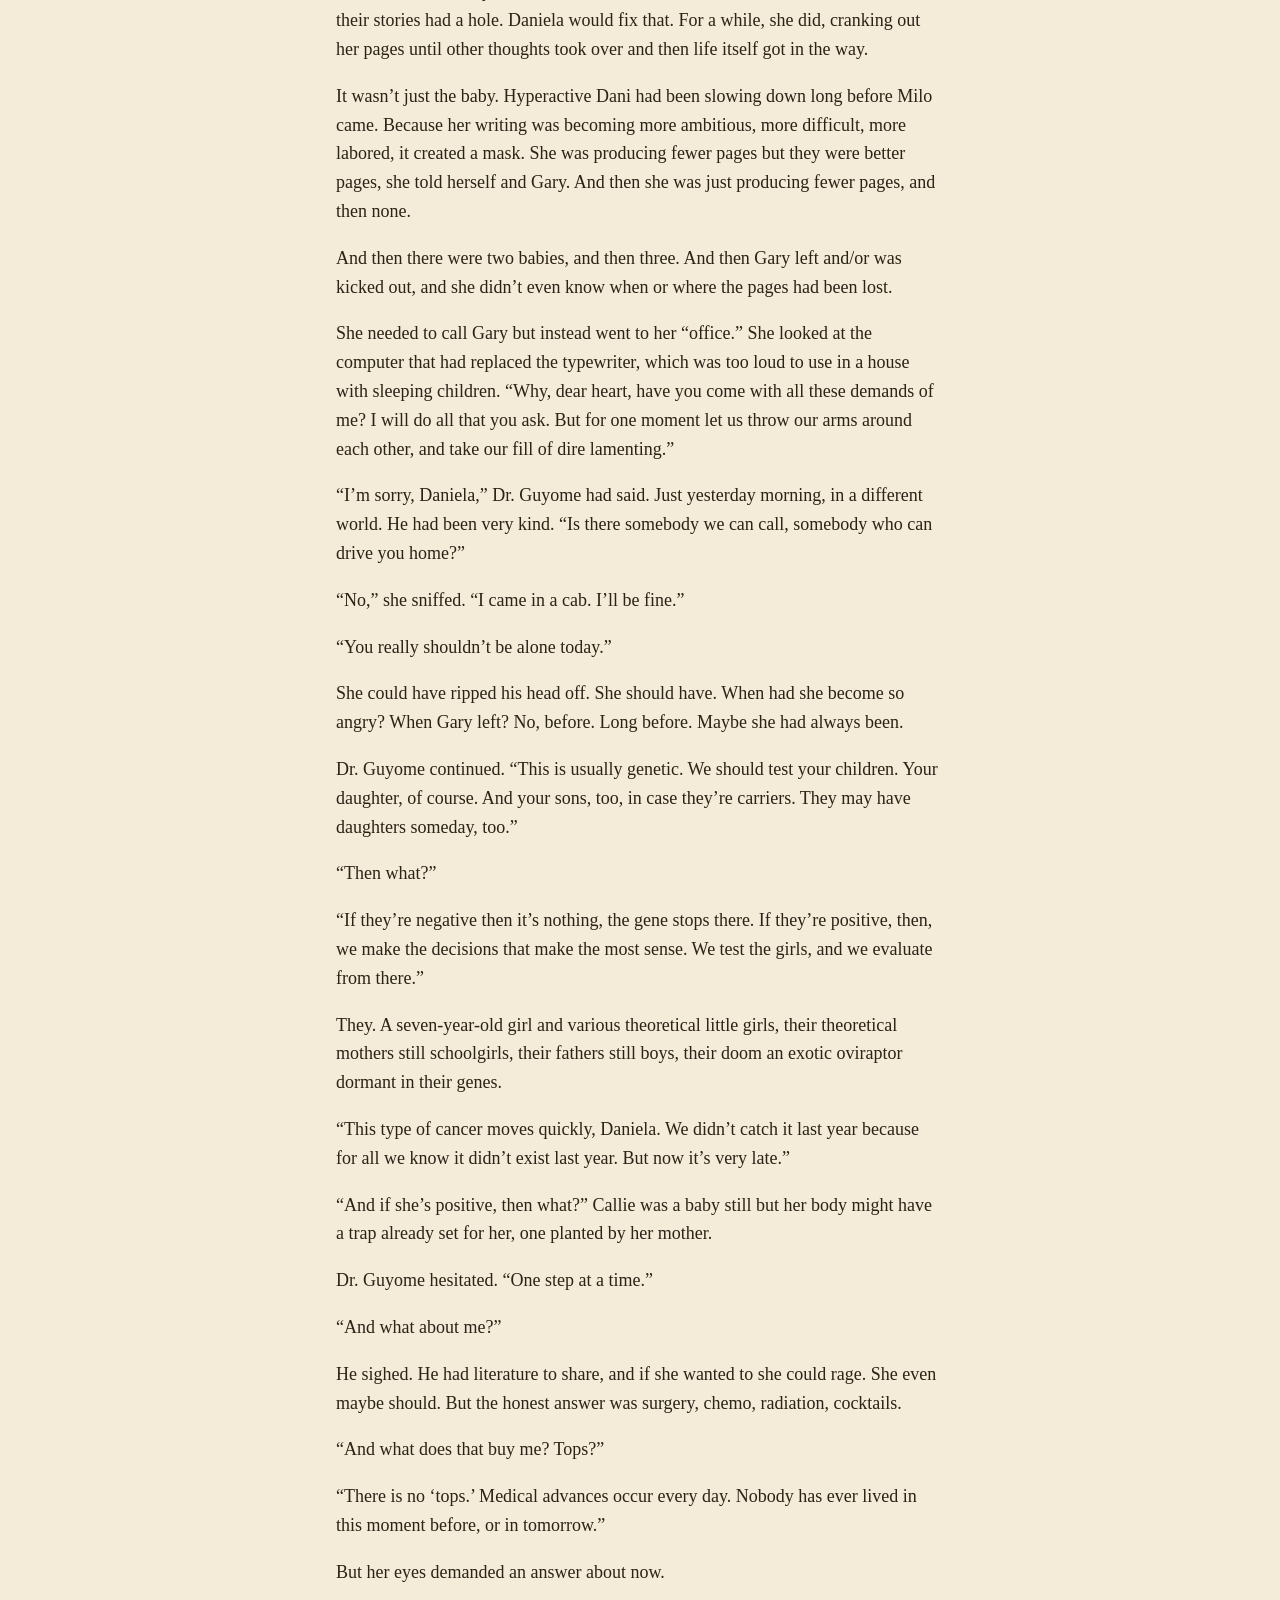
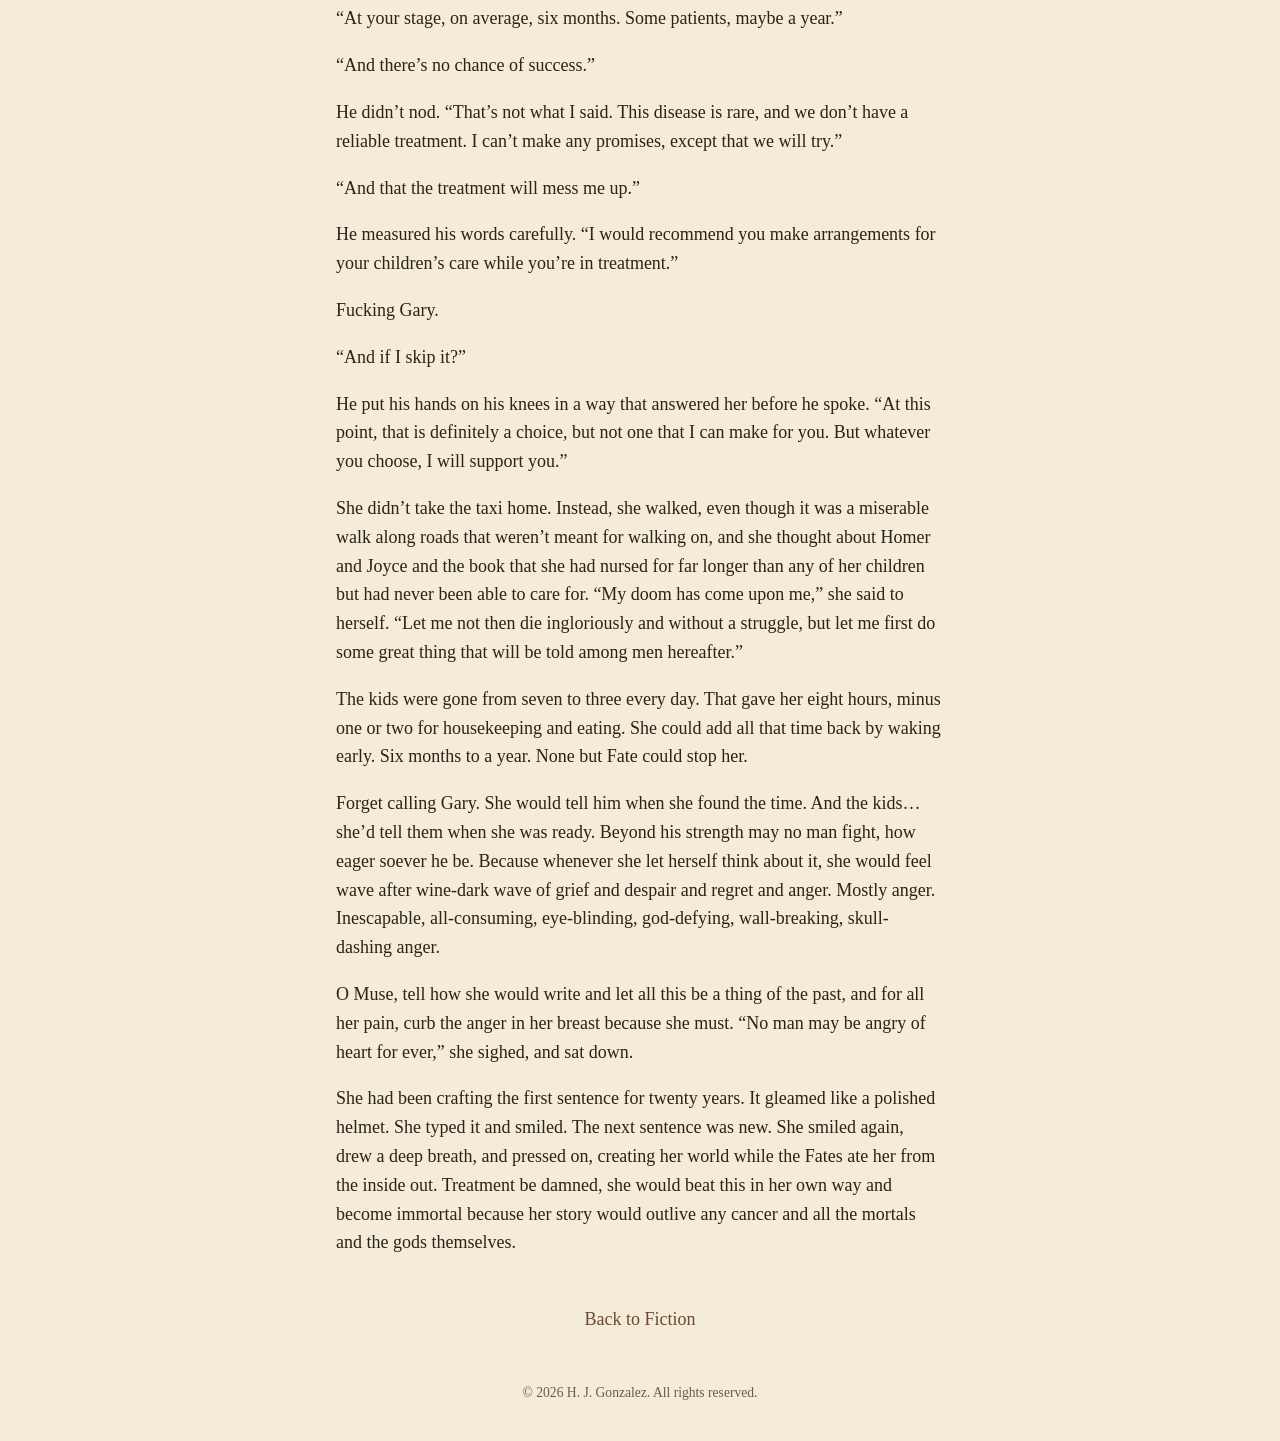
<file: fiction/the-danielaiad.html>
<!DOCTYPE html>
<html>
  <head>
    <meta charset="utf-8">
    <meta name="viewport" content="width=device-width, initial-scale=1">
    <title>The Danielaiad</title>
    <link rel="stylesheet" href="../style/main.css">
</head>
<body>

  <nav class="topnav">
    <a href="../index.html">Home</a>
    <a href="index.html">Fiction</a>
  </nav>
  
    <h1>The Danielaiad</h1>
<p>Sing to me, Muse, of the anger of Daniela, and how she raged in the dark at her alarm clock, which did not sit upon the sacred throne of her nightstand but was instead held captive on the dresser all the way on the other side of the room, the first misstep in an ill-conceived plan to carpe the diem and get out of bed before the sun came up, instead of waiting until she desperately needed to pee, drink water, or both.</p>
<p>Tell me, Goddess, how she cursed Zeus and Thor and Ra and the whole pantheon of gods and heroes as she sprinted barefoot across the cold floor because at that moment she would bear any pain, pay any price, to stop that obnoxious beeping. “Super loud alarm sound for heavy sleepers!” the box had said. It should have added, “Worst noise in the world! Start your day mad!”</p>
<p>The worst part was that she hadn’t had even a moment to enjoy the toasty cocoon of her comforter before leaping out into the frosty way-too-early morning air wearing nothing but a too-thin pair of cotton jammies. For her whole life, the only thing she had ever truly wanted was to be entombed in a personal sarcophagus of maximum thread count and trapped body heat for at least the first dozen minutes of each day, with the chill on the tip of her nose contrasting beautifully with the decadent comfort of a warm bed. Today, today of all days, a damn cold day, she was hurtled from her bed and into Boreas’s uncaring grip without even a single moment to gather herself, and it made her furious.</p>
<p>The sun wasn’t even up yet. Whose dumb idea was this? She looked back at her bed and could almost literally see the last of her warmth evaporating away. She yawned and stretched to quiet her sorrow, because no profit comes from chill lament. Her yawn was so deep that her toes curled and she worried for a moment that she might never breathe again, but like everything in this world, it ended, and she moved on.</p>
<p>It was five. She hadn’t seen five in the morning since Callie started sleeping through the night. She used to be proud of that, but not anymore. Daniela brushed her teeth and began to compose in her mind the opening sentence that she would write today. This was why she had woken early.</p>
<p>But she decided she’d take a shower first. Not a long one, because she had things to do and time waits for no man. She brought the cursed alarm clock into the bathroom and gave herself five—wait, ten—minutes. But no more.</p>
<p>In the shower, she let her mind drift into a fuzzy reverie of good memories: a honeymoon on Santorini, a cup of iced coffee and a fresh pastry, being awoken with a kiss and a caress. The alarm rang and she cursed it again, and then cursed having spent the time thinking of things past instead of her tasks ahead.</p>
<p>Comfortable clothes today; she wasn’t going anywhere. Jeans that still fit somehow, though soon—how soon?—they would fit even better. The first T-shirt in the drawer was fine, but the one underneath was, she realized for the first time, her favorite. Light blue with slightly darker blue flecks here and there, and it had been worn and washed so much that it was softer than any fleece, golden or otherwise. Soft as the veiling of soft purple with which Priam and his men wrapped the urn of Hector, tamer of horses.</p>
<p>The cold floor was now refreshing on her hot feet, and she moved down the hallway to the room that had always been her “office,” but starting today the ironic quotes could be dropped and it would be her office, maybe even her Office.</p>
<p>But first to peek in on Callie. Daniela cracked open the door and leaned her head in. Callie’s lamp stayed on through the night, rotating slowly and casting blurry images of smiling stars and bunnies on the ceiling. Callie herself had flopped so much in her sleep that even though she had been firmly tucked in the night before, she was now on top of her sheets with her legs bent in two-thirds of a triskelion. Her foot dangled off of the bed, an irresistible lure for the monsters under her bed. The little lotus eater slept an unawakening sleep, most sweet, like death. Her chest rose and fell like the swell of the sea. Such terrible beauty, Daniela thought as she closed her daughter’s door.</p>
<p>To work. Odysseus spent ten years coming from Troy to Ithaca; Daniela had already taken much longer to get started. </p>
<p>It would be an hour before the kids were moving. They were used to getting themselves ready for school without her, even Callie, since Daniela didn’t typically get out of bed until they were just about to leave, but today she would surprise them with breakfast. She could write for forty minutes, then make French toast or eggs and bacon, and they’d be drawn from their rooms by wonderful smells to her sunlit breakfast table.</p>
<p>She’d also have to take all of the papers off the table, but she could do that while the food was cooking.</p>
<p>Milo’s room came next. Her big boy, sweet and strong, the little man who held the family together when things went pear-shaped. She opened the door just a bit and peeked her head in.</p>
<p>He didn’t see her until she shrieked. It was quick and involuntary, the shriek. Better would have been to simply slink away, but if she had to announce herself, it was best for both of them that the shriek happened almost immediately.</p>
<p>“Mom!”</p>
<p>She couldn’t think fast enough to coordinate a hasty retreat and ended up bouncing the door off her big toe, which made the door fly wide open. Milo turned away as he leaped from the bed, covering himself. Daniela reached back in and wanted to keep her eyes closed but she couldn’t find the doorknob so she opened them. She had to.</p>
<p>“Mom!”</p>
<p>“Sorry!”</p>
<p>She finally found the knob—the doorknob, not the…—and then whirled around and slammed the door behind her.</p>
<p>This was not the way to start a new chapter in her life.</p>
<p>She looked down at the door at the end of the hallway, the one that led to her office. “Office” still. This was not the time to sit down and fire up her imagination. Unexpected nudity—“dude-ity,” she would have called it when she was younger—is not conducive to good writing.</p>
<p>Heart racing and face flushed, she went past the next door, the one to Timothy’s room. He was just eleven, but she knew now that only the gods should know what happens in a boy’s room. Even a fool can learn from experience.</p>
<p>Past the “office,” then, and into the living room. The picture shelf had been installed in happier times, specifically for the one family portrait that they took before Gary left and/or was kicked out. She filled the space with annually updated photos of the children but the absence of the big portrait was palpable. Three children with no parents. Father discarded and never replaced. And Mother.</p>
<p>Daniela didn’t want to think about that yet and so she didn’t.</p>
<p>The couches were covered in toys and books because she vowed to never put them away. It was supposed to teach the kids something, but this decision only affected her, since Callie and Tim didn’t mind sitting on books and toys, and Milo was always in his room anyway. Battling his Polyphemus, no doubt.</p>
<p>She let herself laugh at that. She had to figure out how to work that line into a story.</p>
<p>The dining room was the kids’ unofficial study. They didn’t eat here anymore anyway: they either ate standing in the kitchen or sprawled on the floor. The dining room was for displaying wedding china and doing homework.</p>
<p>In the kitchen, Daniela made herself a cup of coffee and looked up at the clock. The first day of the rest of her life, and all she had to show for it so far was a shower and a cup of coffee, and a small scar on her son’s psyche.</p>
<p>She should have been in bed. She had been foolish to think that she would accomplish anything today, and even if she did, she knew it wouldn’t matter. Nobody born, however cowardly or brave, can escape destiny. Daniela thought that her destiny had been to write a great novel. She had it, too, at one point in time, ready to go, when she was younger and more pretentious and owned an old travel typewriter that she hauled everywhere alongside an equally old and even more gorgeous leather satchel. She took it to coffeeshops and city parks, setting the thing on chess tables or coffee tables or just her knees if that’s all that was available, and she tapped away at the little buttons that were the perfect size for her fingers, taking the filled-up sheets and putting them in her satchel to sort them when she got home.</p>
<p>She showed her pages to Gary, back when he would have read them, and even he was floored by the depth of her ambition, and giddy at the very real possibility that she could pull it off.</p>
<p>“Isn’t that what Joyce did, though?”</p>
<p>“No,” she sneered, “it isn’t what Joyce did.”</p>
<p>It was, though, kind of, but Joyce hadn’t been a woman, American, post-punk, ironic and self-aware and ironically self-aware, living in an age without heroes and an era unattached to history, truth, or logic. Joyce had brought Homer to the twentieth century; Daniela would push him over into the abyss that followed.</p>
<p>Then things got in the way. “She loosed her broidered girdle wherein are all her enchantments, and therein are love, and desire, and loving converse, that steals the wits even of the wise.” Something like that.</p>
<p>Maybe tomorrow she’d try making Turkish coffee. She had the little pot somewhere in the kitchen; she could find the grounds in one of the fancier grocery stores today.</p>
<p>“Mommy!” Callie was always happy to see her. Callie was always happy to see everyone. Callie was always happy, and even though she didn’t have any front teeth, she couldn’t stop smiling.</p>
<p>“I was going to make French toast. Do you want some?”</p>
<p>“No, thank you, I want cereal.” A big hug, and then, “I love you, Mommy.”</p>
<p>“I love you, too, sweet pea.” The corners of Daniela’s mouth suddenly turned down to a hard frown, and her eyes danced on the edge of watering up. She felt overwhelmed by the need to call Callie by her real name, but she was still too young to bear the weight of Calliope, and a wave of pressure moved through Daniela’s body until she forced it away, glad that Callie was too happy and small to notice these things.</p>
<p>Tim came next. If he was surprised to see his mother awake, he didn’t let on. Like his sister, he declined the offer of French toast. He sat beside Callie and told her jokes while they ate together. He answered her questions, no matter how ludicrous. He understood her made-up words, and when there was silence, he brooded quietly, darkly mysterious and even a bit romantic. </p>
<p>He looked the most like his father. The same solid eyebrows and handsome round head. He had taken the best of Gary, the warmth and tenderness that used to define him when they were young. He was the only one with a name Gary chose; Daniela allowed it because it was still Greek, though not the right kind of ancient.</p>
<p>Daniela wondered when Tim and Gary would diverge. They had to. Tim couldn’t be all like Gary, because then eventually she would have to hate him, too. Hateful to her as the gates of Hades was that man who did one thing in his heart and spoke another.</p>
<p>Milo didn’t come in until the little ones had finished eating and gone off to get dressed. He’d probably been hiding for as long as he could. He jumped when he saw her, and she pretended to need more coffee, but the air was heavy with things that maybe needed to be said. Maybe.</p>
<p>“You know, it’s totally okay—”</p>
<p>He wheeled on her with wildfire in his eyes. “Oh my God, Mom!”</p>
<p>And stormed out without getting the breakfast that he had come for. O Muse, tell me how all the rage that was in her, all that anger that she had been roiling under her surface calm, came rushing forth at once to flood the entire world.</p>
<p>“Next time lock your door, goddammit!” She’d been masturbating for more than thirty years and nobody—no parent, sibling, roommate, boyfriend, spouse, or offspring—had ever walked in on her. This kid didn’t have the sense to lock his damn door and that was somehow her fault.</p>
<p>She didn’t even want French toast herself. She stood in the kitchen and waited until they were gone. Tim called out “Bye!” Callie gave her a hug, and Milo just went.</p>
<p>She needed to write.</p>
<p>She also needed to call Gary, that goddamned sorcerer captor who kept her from her Ithaca for so long. Once upon a time she had looked at the two pills left in the blister pack and realized that she had made no arrangements to refill the prescription, which meant that she was really going through with it. She could recall that moment almost at will, how her throat closed and her heart raced—weirdly, the same reactions she got from spicy food—and she told herself that it wasn’t too late, she could get more tomorrow with no trouble at all if she wanted to. If she wanted to. And she said to herself out loud that she didn’t want to, that this was the right thing, and that conscious decision was the purest expression of love that she had ever felt in her life and, honestly, would ever feel. Even more than seeing her children for the first time, she was moved by the decision to create them.</p>
<p>For months, she typed and typed and paused only to run her hand over her growing belly. Homer had never felt that, creating a world and creating a life at the same time. Neither had Joyce. Their stories couldn’t have that dimension, and without it their stories had a hole. Daniela would fix that. For a while, she did, cranking out her pages until other thoughts took over and then life itself got in the way.</p>
<p>It wasn’t just the baby. Hyperactive Dani had been slowing down long before Milo came. Because her writing was becoming more ambitious, more difficult, more labored, it created a mask. She was producing fewer pages but they were better pages, she told herself and Gary. And then she was just producing fewer pages, and then none.</p>
<p>And then there were two babies, and then three. And then Gary left and/or was kicked out, and she didn’t even know when or where the pages had been lost.</p>
<p>She needed to call Gary but instead went to her “office.” She looked at the computer that had replaced the typewriter, which was too loud to use in a house with sleeping children. “Why, dear heart, have you come with all these demands of me? I will do all that you ask. But for one moment let us throw our arms around each other, and take our fill of dire lamenting.”</p>
<p>“I’m sorry, Daniela,” Dr. Guyome had said. Just yesterday morning, in a different world. He had been very kind. “Is there somebody we can call, somebody who can drive you home?”</p>
<p>“No,” she sniffed. “I came in a cab. I’ll be fine.”</p>
<p>“You really shouldn’t be alone today.”</p>
<p>She could have ripped his head off. She should have. When had she become so angry? When Gary left? No, before. Long before. Maybe she had always been.</p>
<p>Dr. Guyome continued. “This is usually genetic. We should test your children. Your daughter, of course. And your sons, too, in case they’re carriers. They may have daughters someday, too.”</p>
<p>“Then what?”</p>
<p>“If they’re negative then it’s nothing, the gene stops there. If they’re positive, then, we make the decisions that make the most sense. We test the girls, and we evaluate from there.”</p>
<p>They. A seven-year-old girl and various theoretical little girls, their theoretical mothers still schoolgirls, their fathers still boys, their doom an exotic oviraptor dormant in their genes.</p>
<p>“This type of cancer moves quickly, Daniela. We didn’t catch it last year because for all we know it didn’t exist last year. But now it’s very late.”</p>
<p>“And if she’s positive, then what?” Callie was a baby still but her body might have a trap already set for her, one planted by her mother.</p>
<p>Dr. Guyome hesitated. “One step at a time.”</p>
<p>“And what about me?”</p>
<p>He sighed. He had literature to share, and if she wanted to she could rage. She even maybe should. But the honest answer was surgery, chemo, radiation, cocktails.</p>
<p>“And what does that buy me? Tops?”</p>
<p>“There is no ‘tops.’ Medical advances occur every day. Nobody has ever lived in this moment before, or in tomorrow.”</p>
<p>But her eyes demanded an answer about now.</p>
<p>“At your stage, on average, six months. Some patients, maybe a year.”</p>
<p>“And there’s no chance of success.”</p>
<p>He didn’t nod. “That’s not what I said. This disease is rare, and we don’t have a reliable treatment. I can’t make any promises, except that we will try.”</p>
<p>“And that the treatment will mess me up.”</p>
<p>He measured his words carefully. “I would recommend you make arrangements for your children’s care while you’re in treatment.”</p>
<p>Fucking Gary.</p>
<p>“And if I skip it?”</p>
<p>He put his hands on his knees in a way that answered her before he spoke. “At this point, that is definitely a choice, but not one that I can make for you. But whatever you choose, I will support you.”</p>
<p>She didn’t take the taxi home. Instead, she walked, even though it was a miserable walk along roads that weren’t meant for walking on, and she thought about Homer and Joyce and the book that she had nursed for far longer than any of her children but had never been able to care for. “My doom has come upon me,” she said to herself. “Let me not then die ingloriously and without a struggle, but let me first do some great thing that will be told among men hereafter.”</p>
<p>The kids were gone from seven to three every day. That gave her eight hours, minus one or two for housekeeping and eating. She could add all that time back by waking early. Six months to a year. None but Fate could stop her.</p>
<p>Forget calling Gary. She would tell him when she found the time. And the kids…she’d tell them when she was ready. Beyond his strength may no man fight, how eager soever he be. Because whenever she let herself think about it, she would feel wave after wine-dark wave of grief and despair and regret and anger. Mostly anger. Inescapable, all-consuming, eye-blinding, god-defying, wall-breaking, skull-dashing anger.</p>
<p>O Muse, tell how she would write and let all this be a thing of the past, and for all her pain, curb the anger in her breast because she must. “No man may be angry of heart for ever,” she sighed, and sat down.</p>
<p>She had been crafting the first sentence for twenty years. It gleamed like a polished helmet. She typed it and smiled. The next sentence was new. She smiled again, drew a deep breath, and pressed on, creating her world while the Fates ate her from the inside out. Treatment be damned, she would beat this in her own way and become immortal because her story would outlive any cancer and all the mortals and the gods themselves.</p>

<nav class="story-footer-nav">
  <a href="index.html">Back to Fiction</a>
</nav>

<footer>
  <p>© 2026 H. J. Gonzalez. All rights reserved.</p>
</footer>
</body>
</html>
</file>
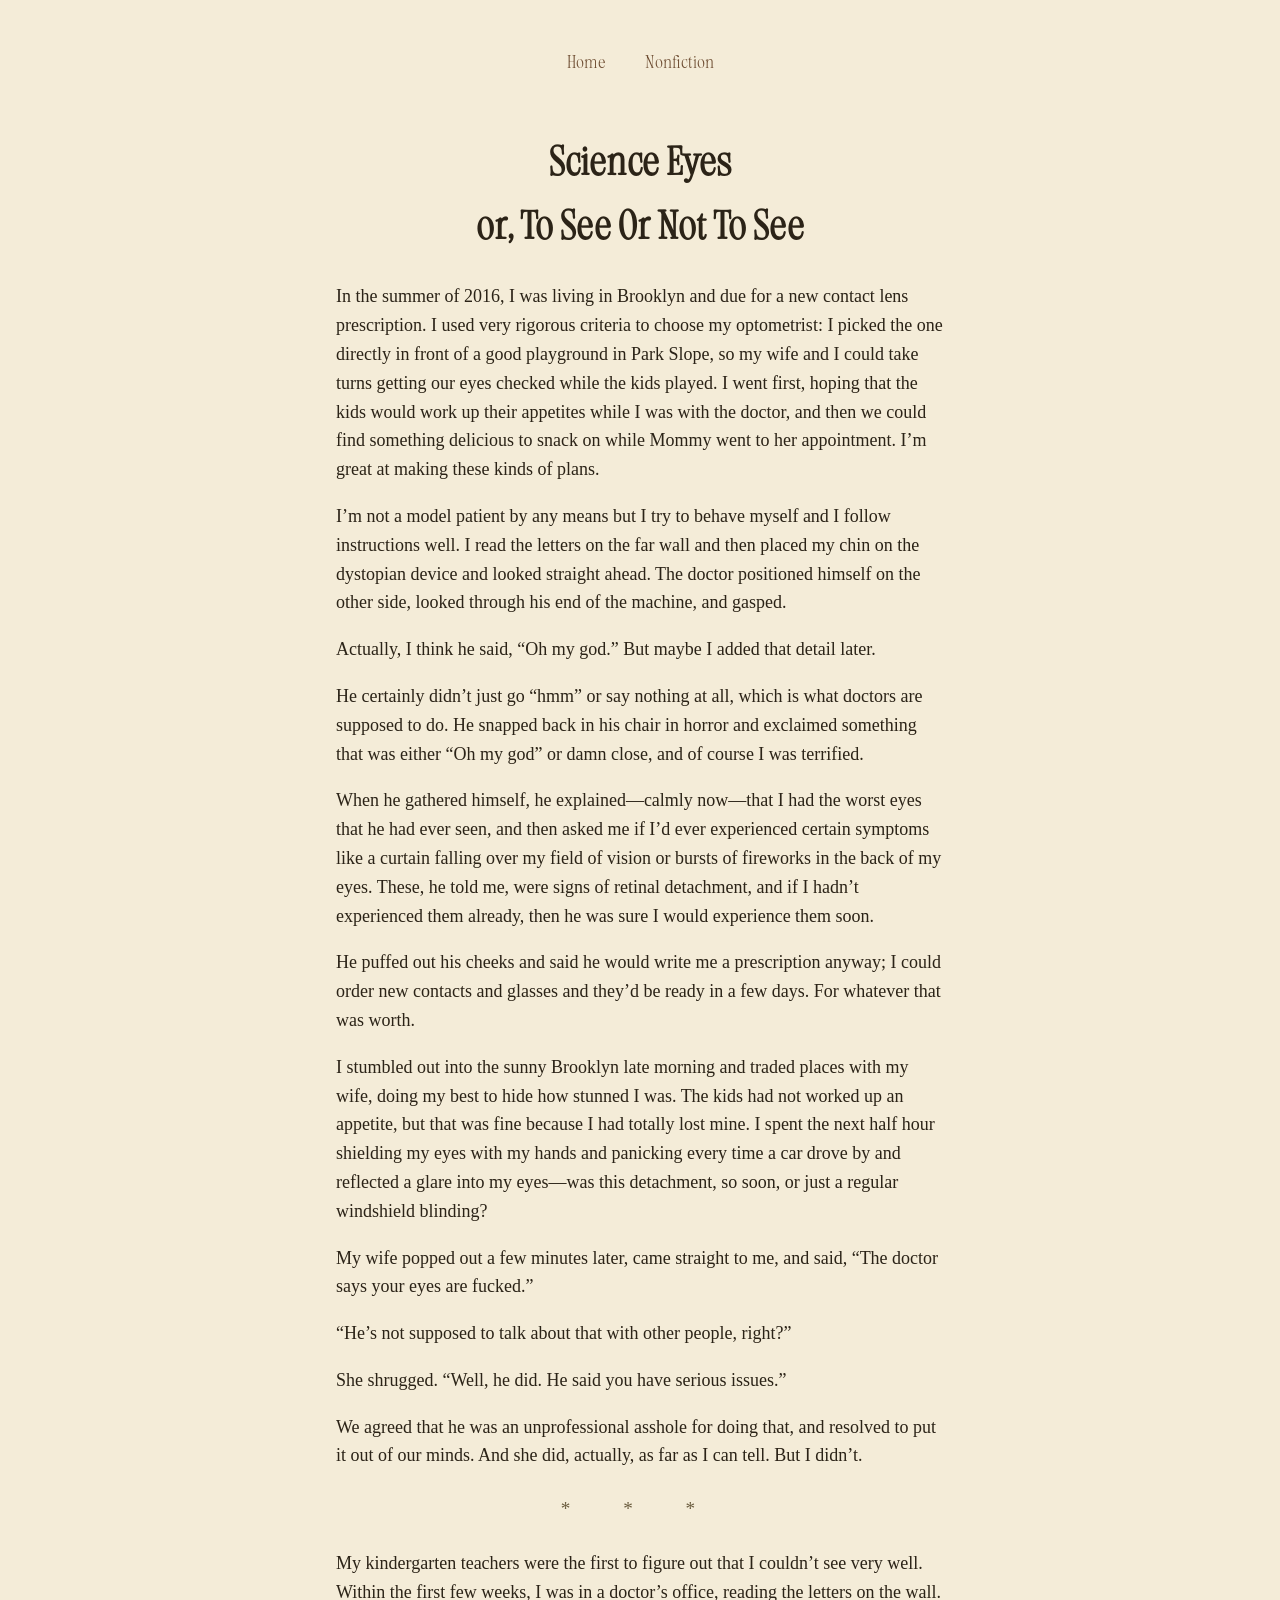
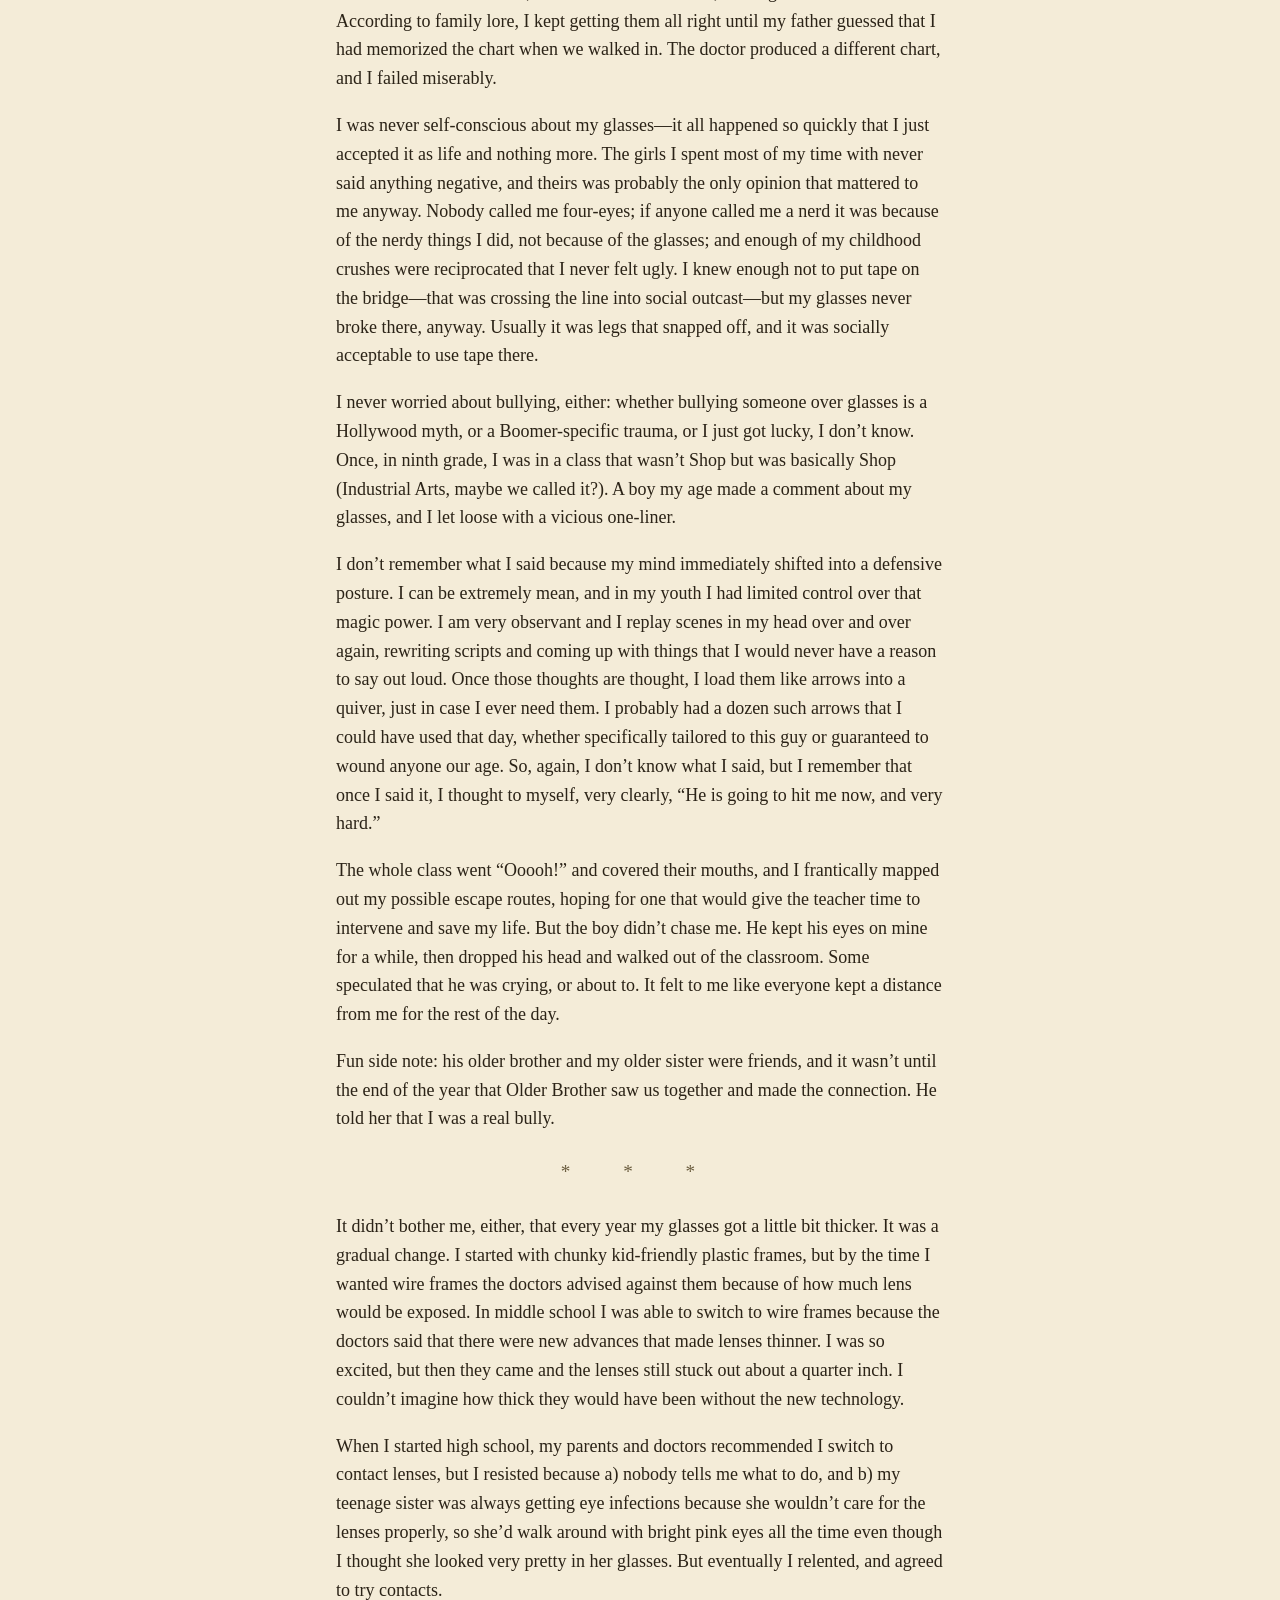
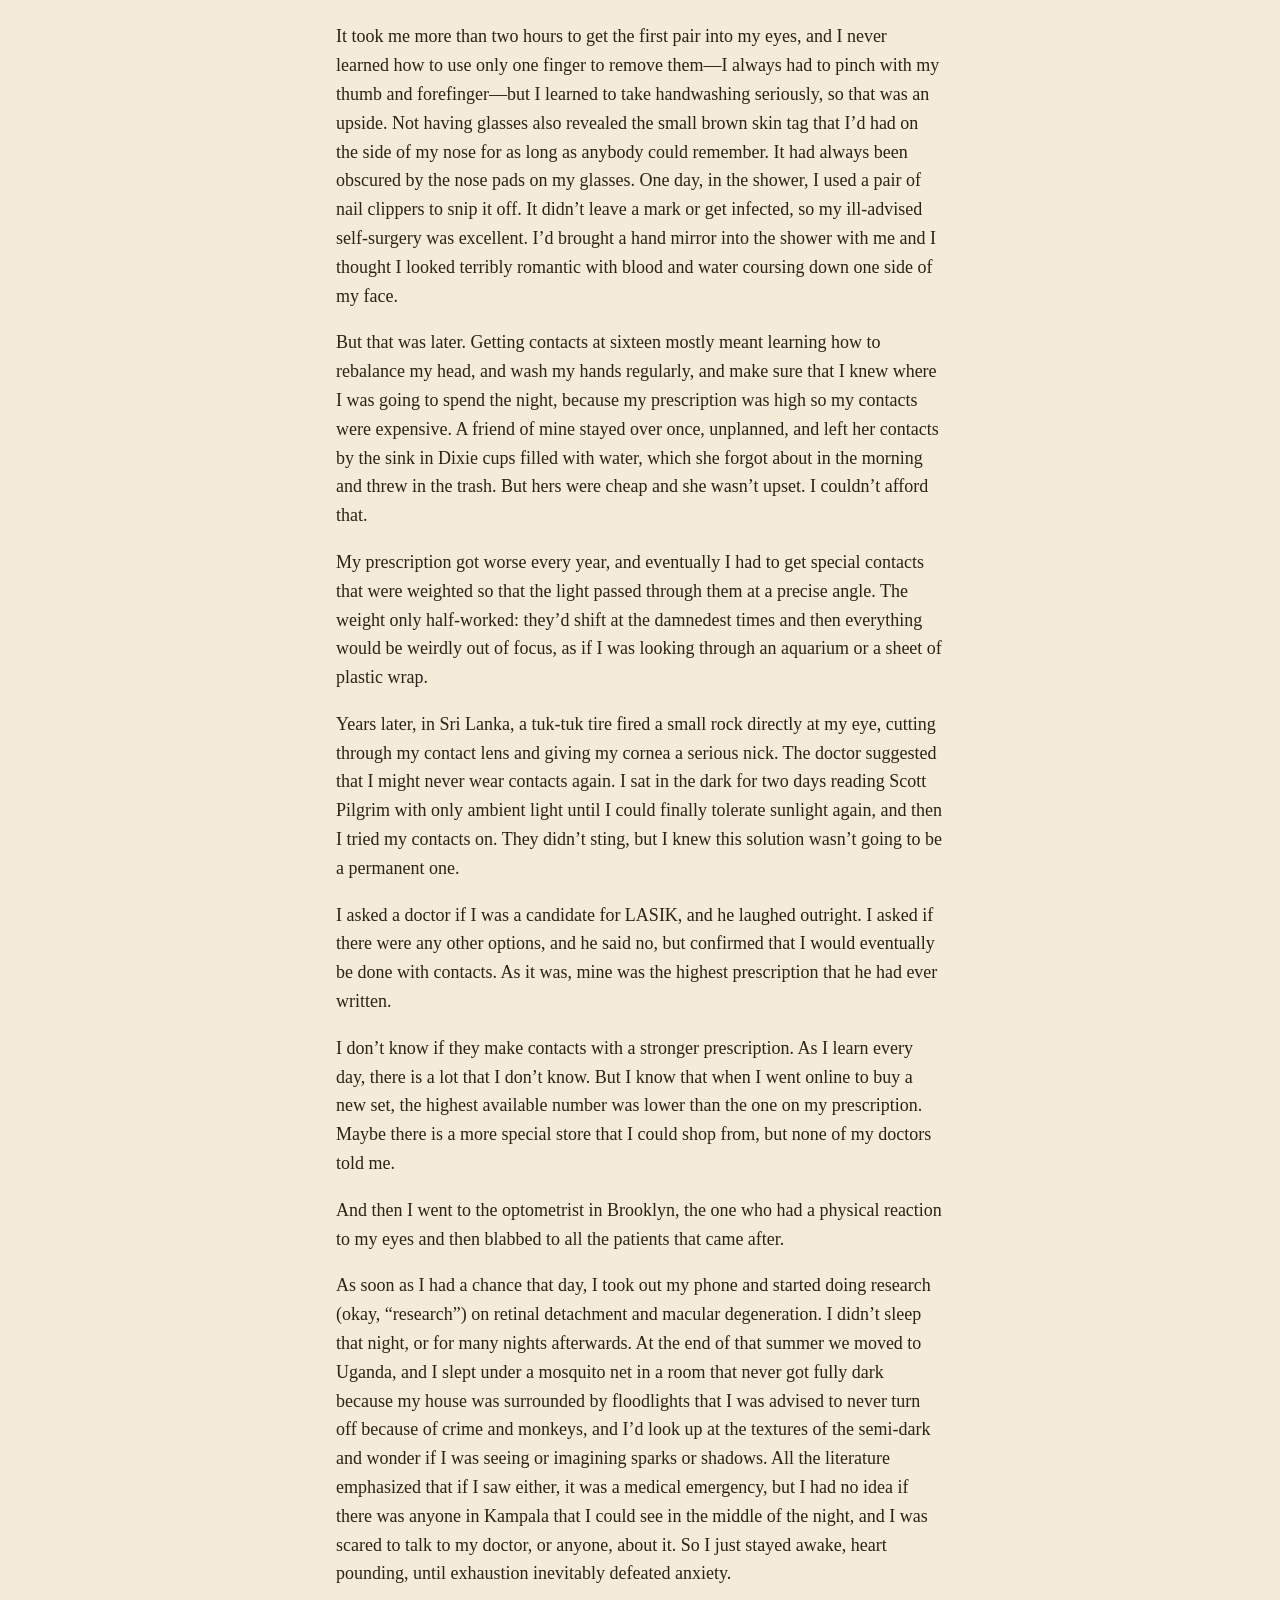
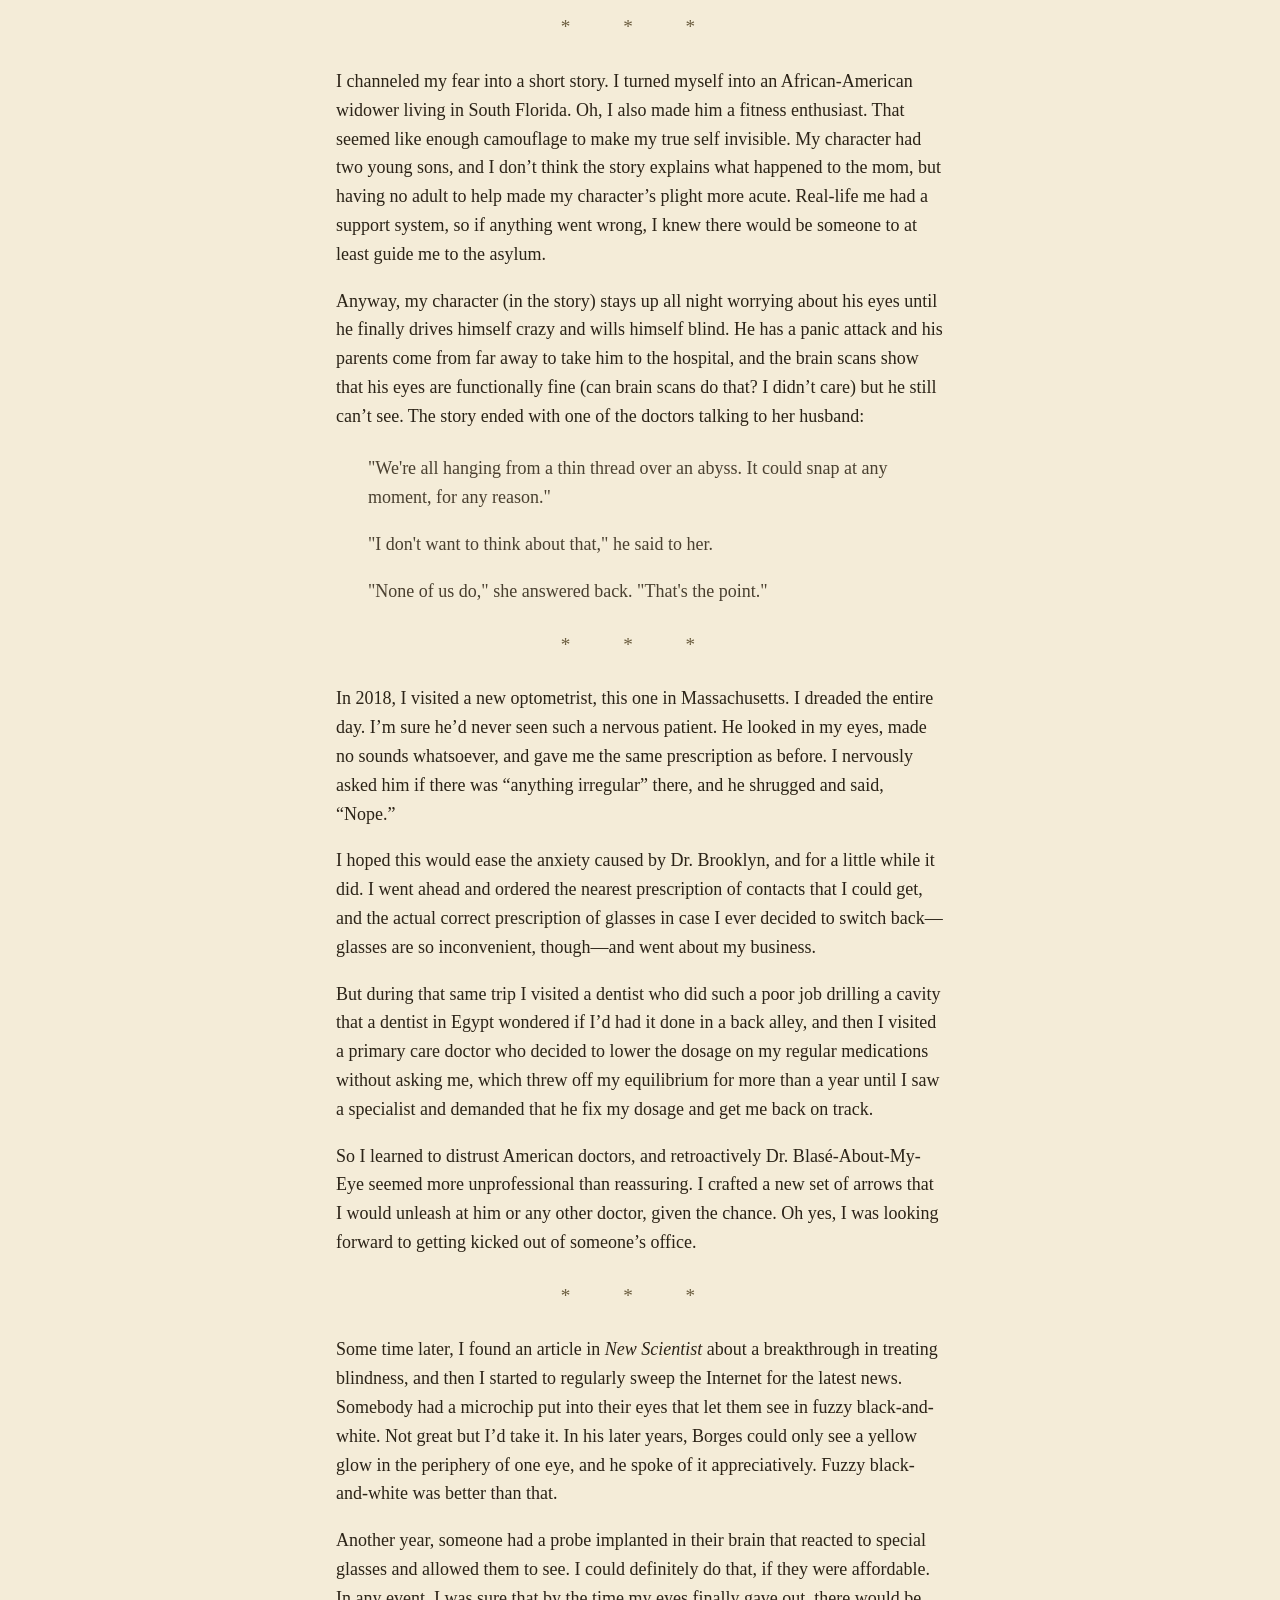
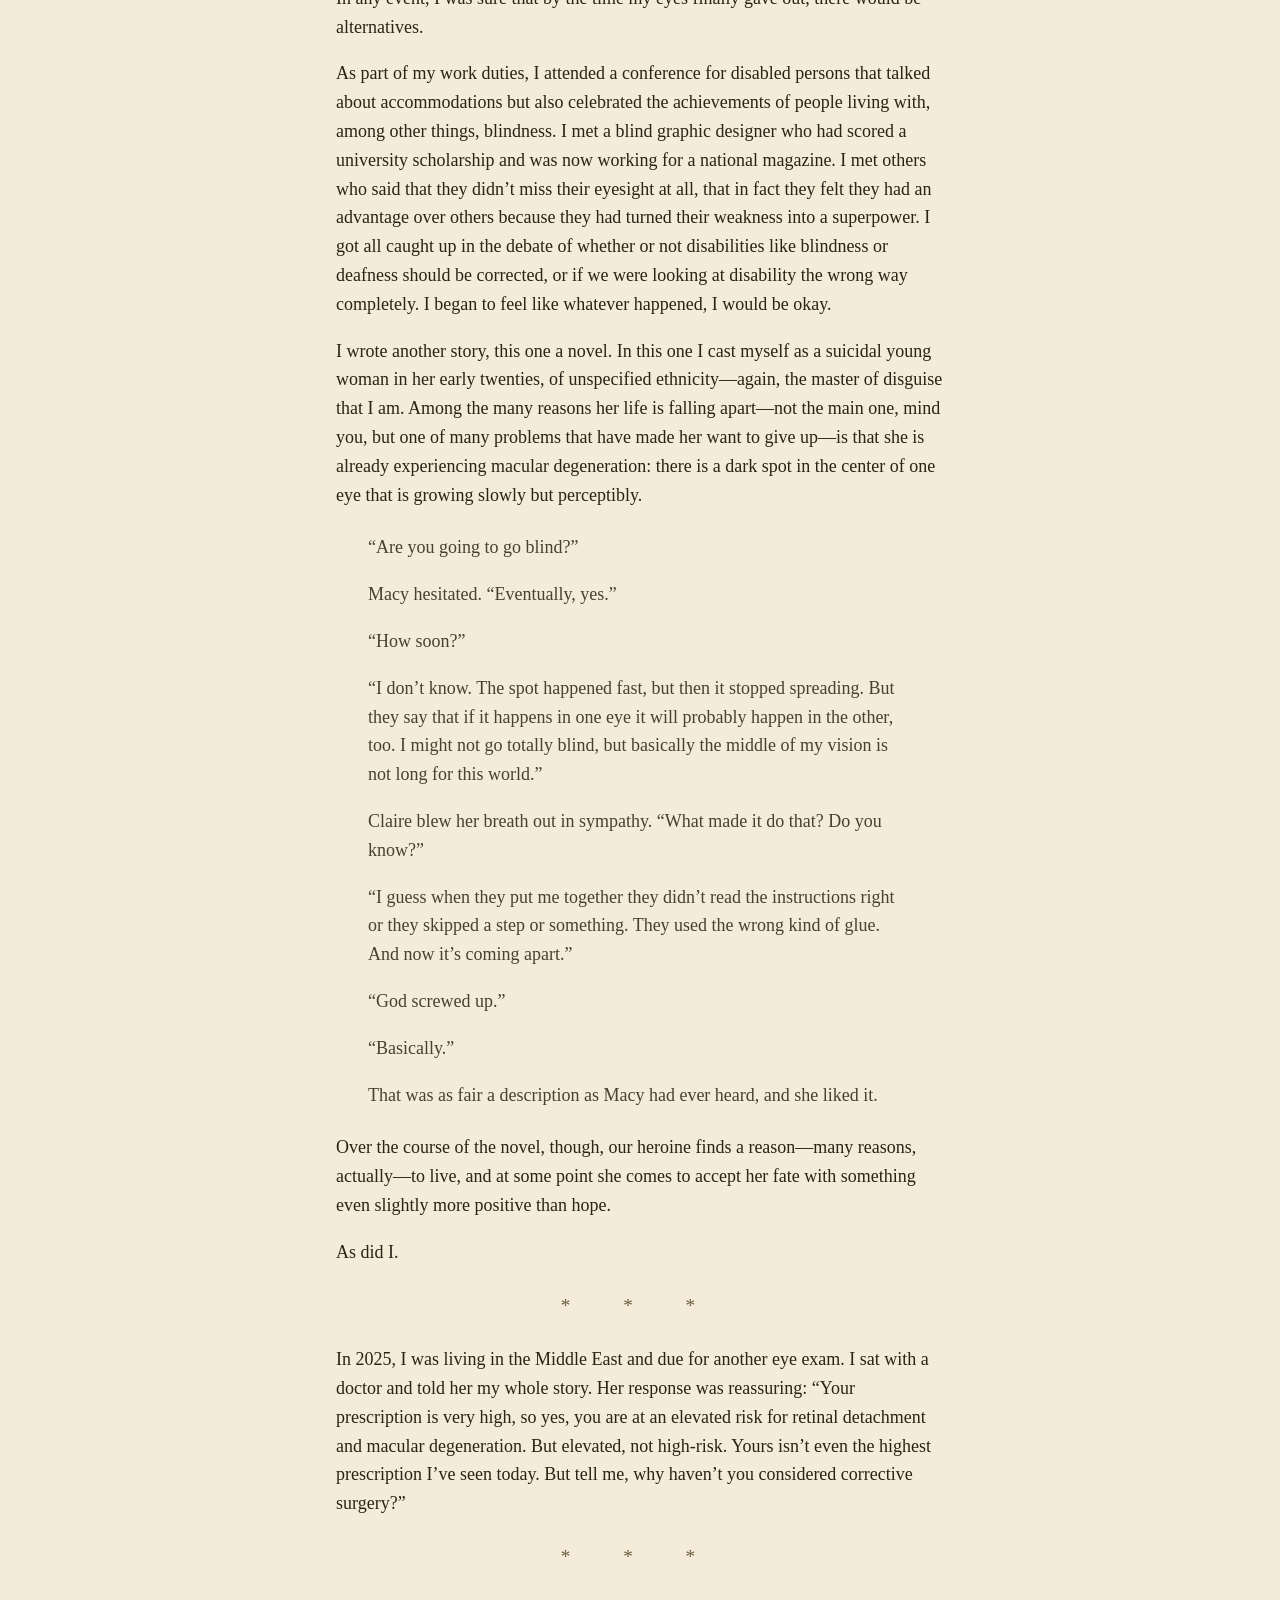
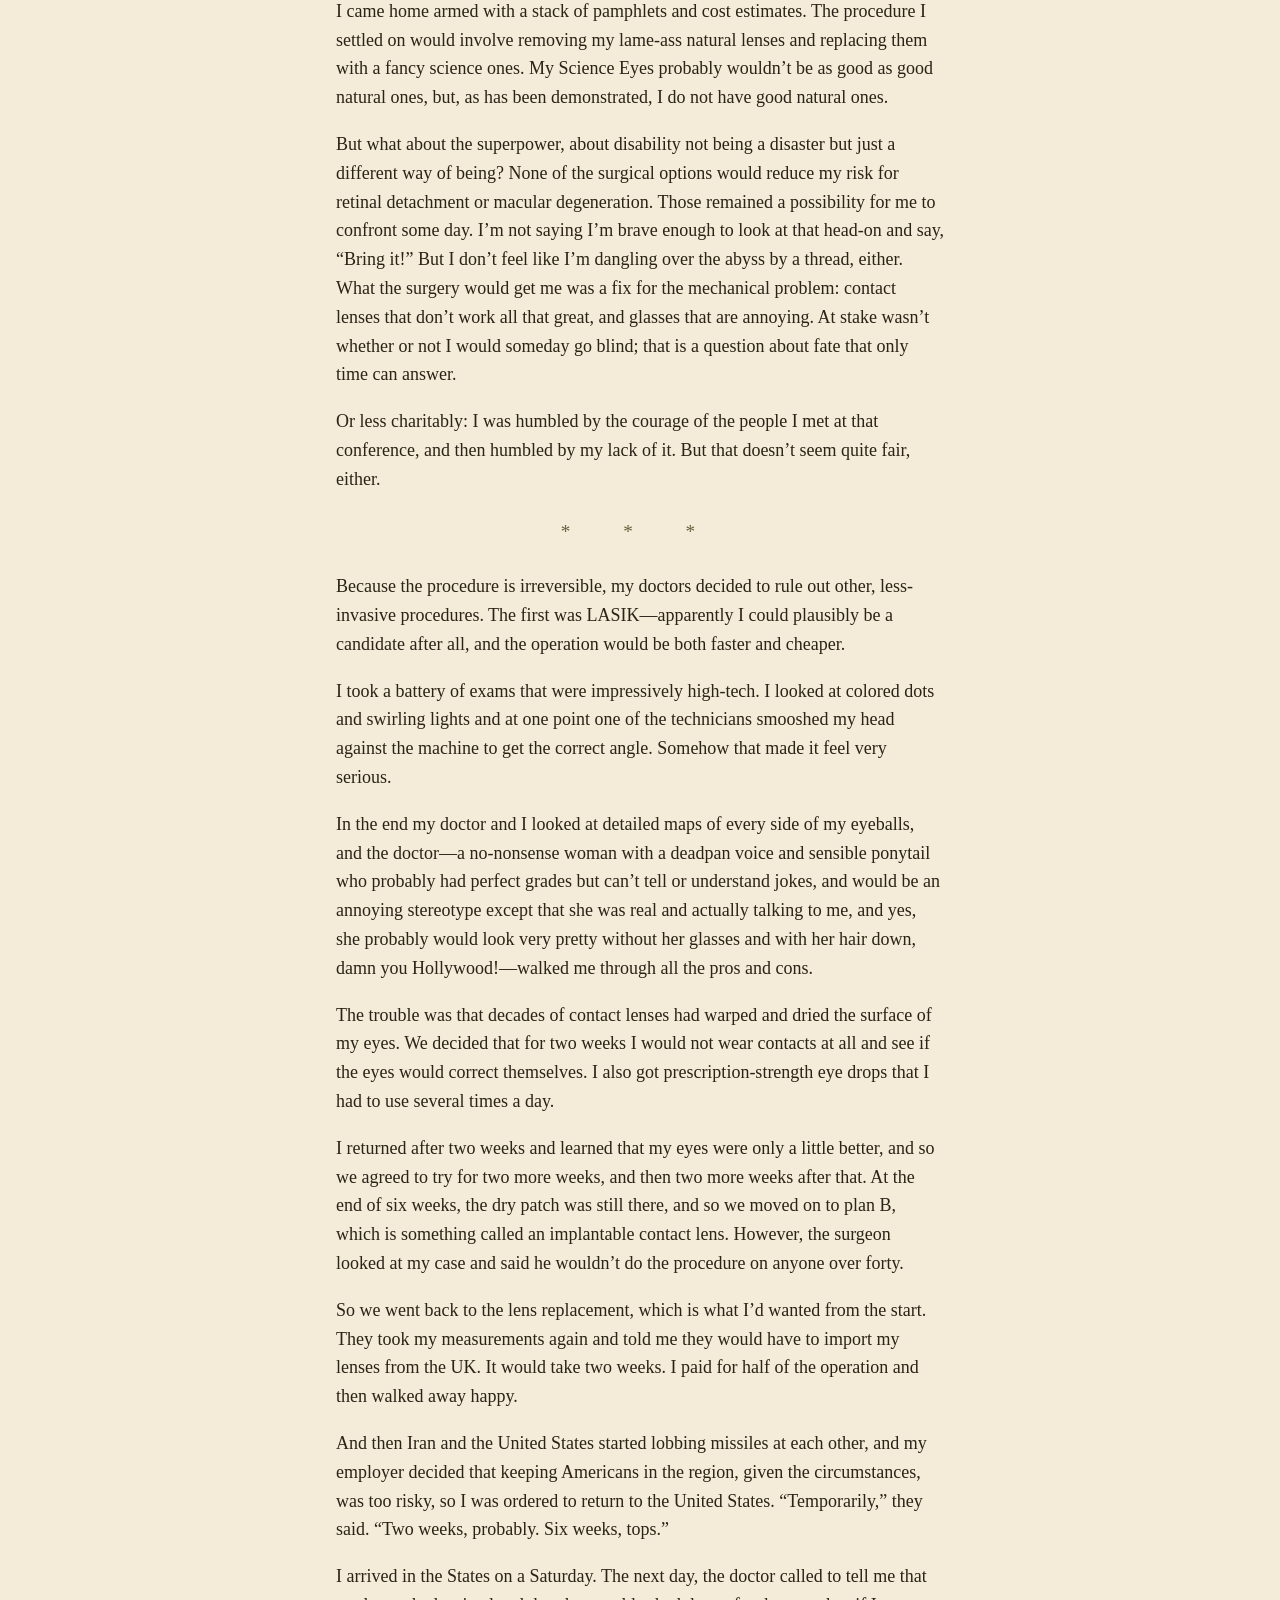
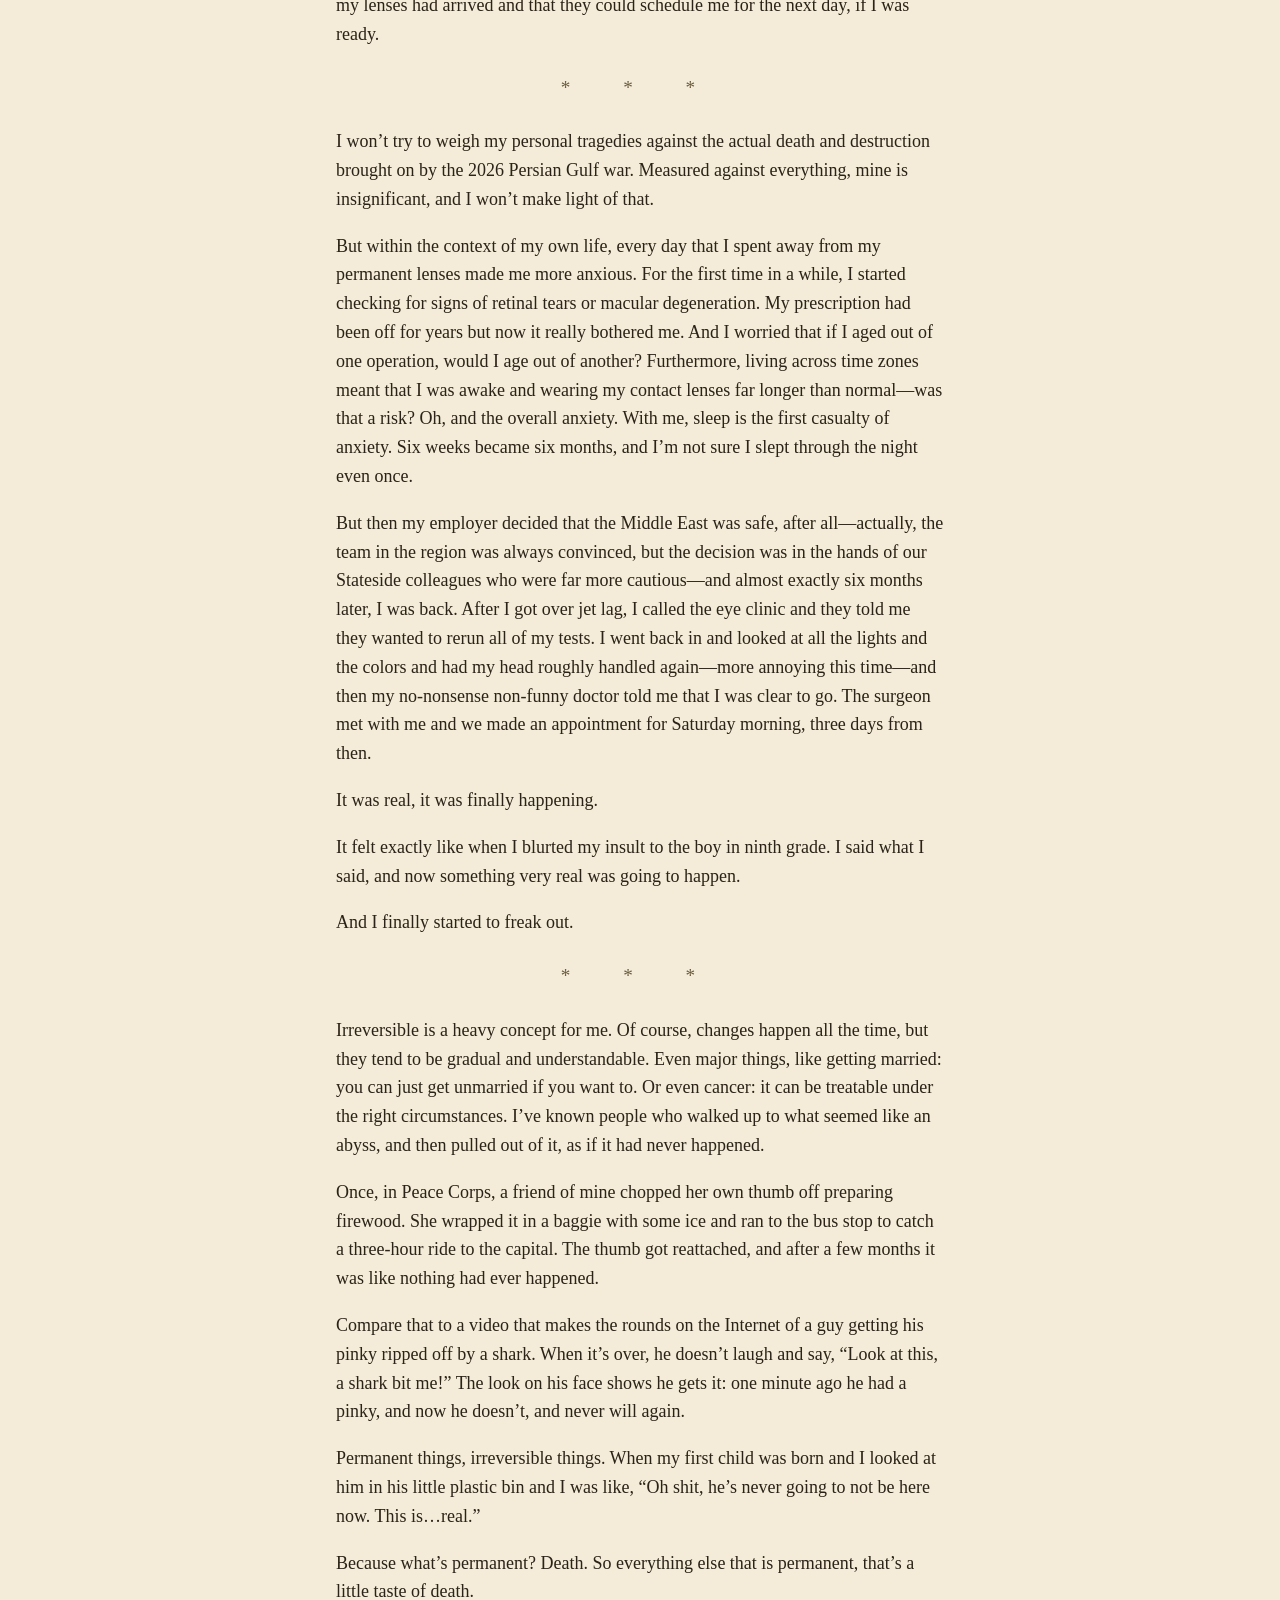
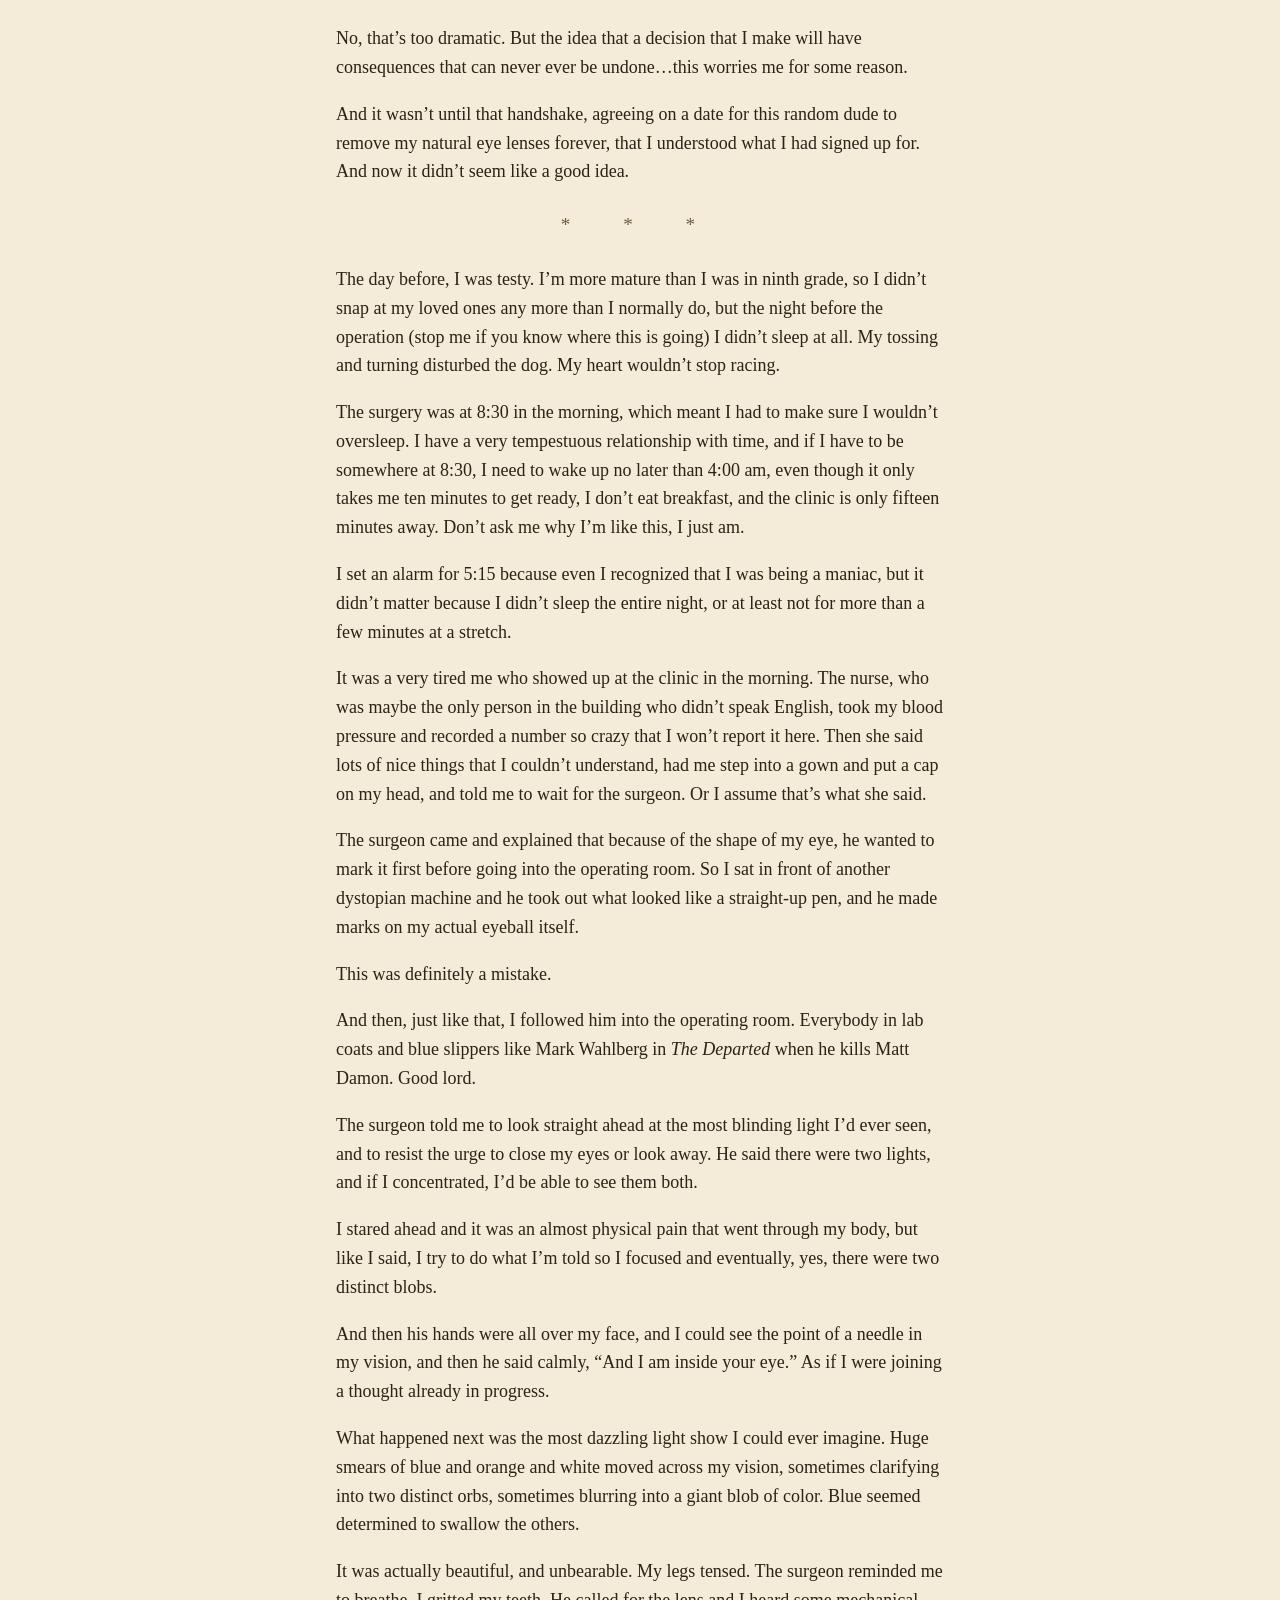
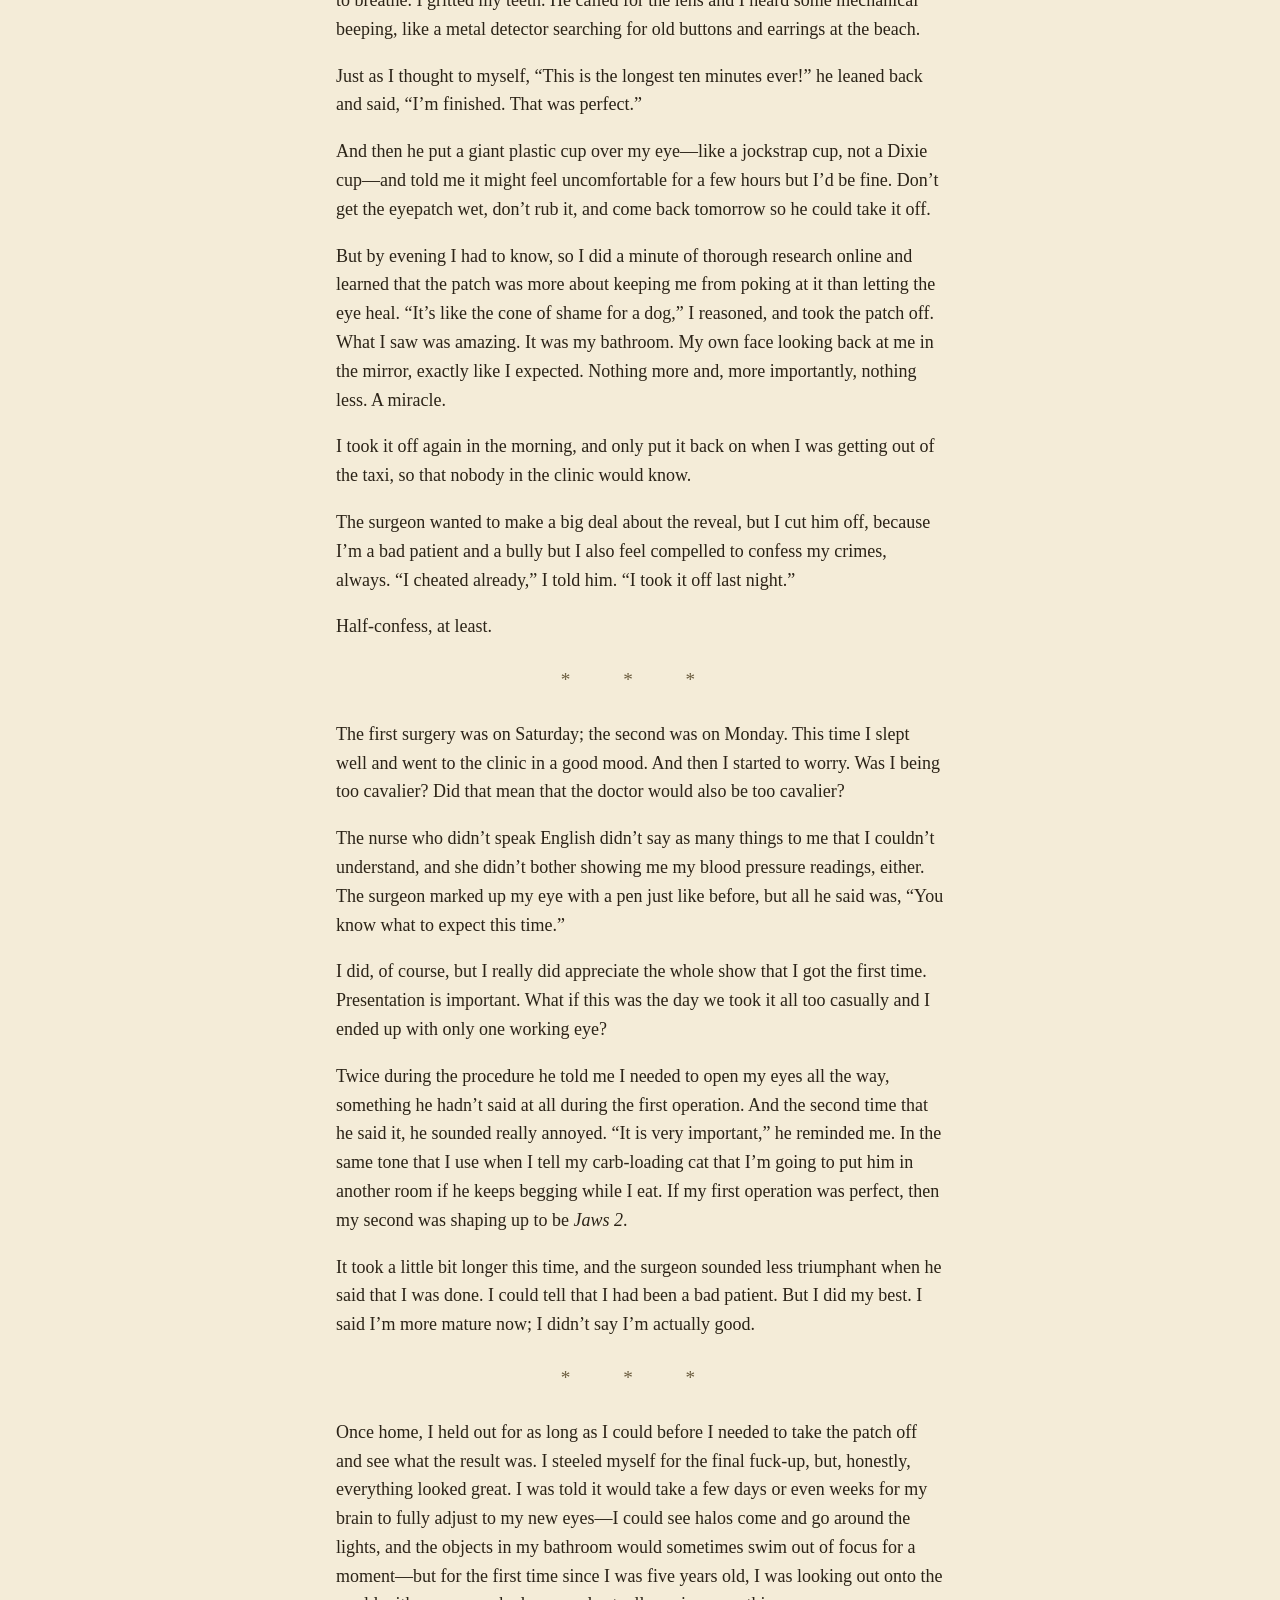
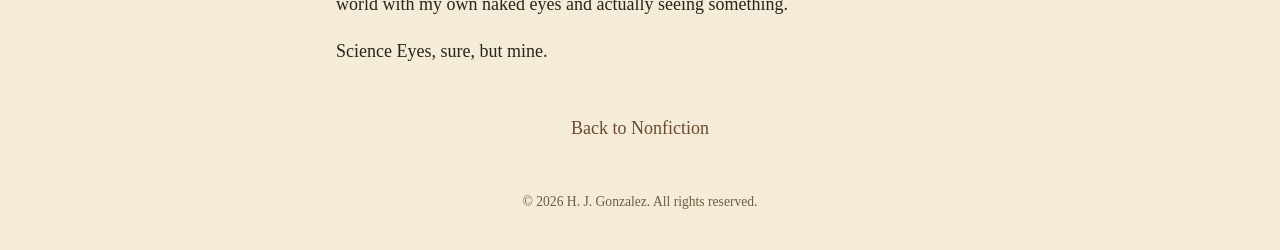
<file: nonfiction/science-eyes.html>
<!DOCTYPE html>
<html>
  <head>
    <meta charset="utf-8">
    <meta name="viewport" content="width=device-width, initial-scale=1">
    <title>Science Eyes</title>
    <link rel="stylesheet" href="../style/main.css">
</head>
<body>

  <nav class="topnav">
    <a href="../index.html">Home</a>
    <a href="index.html">Nonfiction</a>
  </nav>
  
    <h1>Science Eyes<br>
    or, To See Or Not To See</h1>
<p>In the summer of 2016, I was living in Brooklyn and due for a new contact lens prescription. I used very rigorous criteria to choose my optometrist: I picked the one directly in front of a good playground in Park Slope, so my wife and I could take turns getting our eyes checked while the kids played. I went first, hoping that the kids would work up their appetites while I was with the doctor, and then we could find something delicious to snack on while Mommy went to her appointment. I’m great at making these kinds of plans.</p>
<p>I’m not a model patient by any means but I try to behave myself and I follow instructions well. I read the letters on the far wall and then placed my chin on the dystopian device and looked straight ahead. The doctor positioned himself on the other side, looked through his end of the machine, and gasped.</p>
<p>Actually, I think he said, “Oh my god.” But maybe I added that detail later.</p>
<p>He certainly didn’t just go “hmm” or say nothing at all, which is what doctors are supposed to do. He snapped back in his chair in horror and exclaimed something that was either “Oh my god” or damn close, and of course I was terrified.</p>
<p>When he gathered himself, he explained—calmly now—that I had the worst eyes that he had ever seen, and then asked me if I’d ever experienced certain symptoms like a curtain falling over my field of vision or bursts of fireworks in the back of my eyes. These, he told me, were signs of retinal detachment, and if I hadn’t experienced them already, then he was sure I would experience them soon.</p>
<p>He puffed out his cheeks and said he would write me a prescription anyway; I could order new contacts and glasses and they’d be ready in a few days. For whatever that was worth.</p>
<p>I stumbled out into the sunny Brooklyn late morning and traded places with my wife, doing my best to hide how stunned I was. The kids had not worked up an appetite, but that was fine because I had totally lost mine. I spent the next half hour shielding my eyes with my hands and panicking every time a car drove by and reflected a glare into my eyes—was this detachment, so soon, or just a regular windshield blinding?</p>
<p>My wife popped out a few minutes later, came straight to me, and said, “The doctor says your eyes are fucked.”</p>
<p>“He’s not supposed to talk about that with other people, right?”</p>
<p>She shrugged. “Well, he did. He said you have serious issues.”</p>
<p>We agreed that he was an unprofessional asshole for doing that, and resolved to put it out of our minds. And she did, actually, as far as I can tell. But I didn’t.</p>
<hr>
<p>My kindergarten teachers were the first to figure out that I couldn’t see very well. Within the first few weeks, I was in a doctor’s office, reading the letters on the wall. According to family lore, I kept getting them all right until my father guessed that I had memorized the chart when we walked in. The doctor produced a different chart, and I failed miserably.</p>
<p>I was never self-conscious about my glasses—it all happened so quickly that I just accepted it as life and nothing more. The girls I spent most of my time with never said anything negative, and theirs was probably the only opinion that mattered to me anyway. Nobody called me four-eyes; if anyone called me a nerd it was because of the nerdy things I did, not because of the glasses; and enough of my childhood crushes were reciprocated that I never felt ugly. I knew enough not to put tape on the bridge—that was crossing the line into social outcast—but my glasses never broke there, anyway. Usually it was legs that snapped off, and it was socially acceptable to use tape there. </p>
<p>I never worried about bullying, either: whether bullying someone over glasses is a Hollywood myth, or a Boomer-specific trauma, or I just got lucky, I don’t know. Once, in ninth grade, I was in a class that wasn’t Shop but was basically Shop (Industrial Arts, maybe we called it?). A boy my age made a comment about my glasses, and I let loose with a vicious one-liner.</p>
<p>I don’t remember what I said because my mind immediately shifted into a defensive posture. I can be extremely mean, and in my youth I had limited control over that magic power. I am very observant and I replay scenes in my head over and over again, rewriting scripts and coming up with things that I would never have a reason to say out loud. Once those thoughts are thought, I load them like arrows into a quiver, just in case I ever need them. I probably had a dozen such arrows that I could have used that day, whether specifically tailored to this guy or guaranteed to wound anyone our age. So, again, I don’t know what I said, but I remember that once I said it, I thought to myself, very clearly, “He is going to hit me now, and very hard.”</p>
<p>The whole class went “Ooooh!” and covered their mouths, and I frantically mapped out my possible escape routes, hoping for one that would give the teacher time to intervene and save my life. But the boy didn’t chase me. He kept his eyes on mine for a while, then dropped his head and walked out of the classroom. Some speculated that he was crying, or about to. It felt to me like everyone kept a distance from me for the rest of the day.</p>
<p>Fun side note: his older brother and my older sister were friends, and it wasn’t until the end of the year that Older Brother saw us together and made the connection. He told her that I was a real bully.</p>
<hr>
<p>It didn’t bother me, either, that every year my glasses got a little bit thicker. It was a gradual change. I started with chunky kid-friendly plastic frames, but by the time I wanted wire frames the doctors advised against them because of how much lens would be exposed. In middle school I was able to switch to wire frames because the doctors said that there were new advances that made lenses thinner. I was so excited, but then they came and the lenses still stuck out about a quarter inch. I couldn’t imagine how thick they would have been without the new technology.</p>
<p>When I started high school, my parents and doctors recommended I switch to contact lenses, but I resisted because a) nobody tells me what to do, and b) my teenage sister was always getting eye infections because she wouldn’t care for the lenses properly, so she’d walk around with bright pink eyes all the time even though I thought she looked very pretty in her glasses. But eventually I relented, and agreed to try contacts.</p>
<p>It took me more than two hours to get the first pair into my eyes, and I never learned how to use only one finger to remove them—I always had to pinch with my thumb and forefinger—but I learned to take handwashing seriously, so that was an upside. Not having glasses also revealed the small brown skin tag that I’d had on the side of my nose for as long as anybody could remember. It had always been obscured by the nose pads on my glasses. One day, in the shower, I used a pair of nail clippers to snip it off. It didn’t leave a mark or get infected, so my ill-advised self-surgery was excellent. I’d brought a hand mirror into the shower with me and I thought I looked terribly romantic with blood and water coursing down one side of my face.</p>
<p>But that was later. Getting contacts at sixteen mostly meant learning how to rebalance my head, and wash my hands regularly, and make sure that I knew where I was going to spend the night, because my prescription was high so my contacts were expensive. A friend of mine stayed over once, unplanned, and left her contacts by the sink in Dixie cups filled with water, which she forgot about in the morning and threw in the trash. But hers were cheap and she wasn’t upset. I couldn’t afford that.</p>
<p>My prescription got worse every year, and eventually I had to get special contacts that were weighted so that the light passed through them at a precise angle. The weight only half-worked: they’d shift at the damnedest times and then everything would be weirdly out of focus, as if I was looking through an aquarium or a sheet of plastic wrap.</p>
<p>Years later, in Sri Lanka, a tuk-tuk tire fired a small rock directly at my eye, cutting through my contact lens and giving my cornea a serious nick. The doctor suggested that I might never wear contacts again. I sat in the dark for two days reading Scott Pilgrim with only ambient light until I could finally tolerate sunlight again, and then I tried my contacts on. They didn’t sting, but I knew this solution wasn’t going to be a permanent one.</p>
<p>I asked a doctor if I was a candidate for LASIK, and he laughed outright. I asked if there were any other options, and he said no, but confirmed that I would eventually be done with contacts. As it was, mine was the highest prescription that he had ever written.</p>
<p>I don’t know if they make contacts with a stronger prescription. As I learn every day, there is a lot that I don’t know. But I know that when I went online to buy a new set, the highest available number was lower than the one on my prescription. Maybe there is a more special store that I could shop from, but none of my doctors told me.</p>
<p>And then I went to the optometrist in Brooklyn, the one who had a physical reaction to my eyes and then blabbed to all the patients that came after.</p>
<p>As soon as I had a chance that day, I took out my phone and started doing research (okay, “research”) on retinal detachment and macular degeneration. I didn’t sleep that night, or for many nights afterwards. At the end of that summer we moved to Uganda, and I slept under a mosquito net in a room that never got fully dark because my house was surrounded by floodlights that I was advised to never turn off because of crime and monkeys, and I’d look up at the textures of the semi-dark and wonder if I was seeing or imagining sparks or shadows. All the literature emphasized that if I saw either, it was a medical emergency, but I had no idea if there was anyone in Kampala that I could see in the middle of the night, and I was scared to talk to my doctor, or anyone, about it. So I just stayed awake, heart pounding, until exhaustion inevitably defeated anxiety.</p>
<hr>
<p>I channeled my fear into a short story. I turned myself into an African-American widower living in South Florida. Oh, I also made him a fitness enthusiast. That seemed like enough camouflage to make my true self invisible. My character had two young sons, and I don’t think the story explains what happened to the mom, but having no adult to help made my character’s plight more acute. Real-life me had a support system, so if anything went wrong, I knew there would be someone to at least guide me to the asylum.</p>
<p>Anyway, my character (in the story) stays up all night worrying about his eyes until he finally drives himself crazy and wills himself blind. He has a panic attack and his parents come from far away to take him to the hospital, and the brain scans show that his eyes are functionally fine (can brain scans do that? I didn’t care) but he still can’t see. The story ended with one of the doctors talking to her husband:</p>
<blockquote>
    <p>"We're all hanging from a thin thread over an abyss. It could snap at any moment, for any reason."</p>
    <p>"I don't want to think about that," he said to her.</p>
    <p>"None of us do," she answered back. "That's the point."</p>
</blockquote>
<hr>
<p>In 2018, I visited a new optometrist, this one in Massachusetts. I dreaded the entire day. I’m sure he’d never seen such a nervous patient. He looked in my eyes, made no sounds whatsoever, and gave me the same prescription as before. I nervously asked him if there was “anything irregular” there, and he shrugged and said, “Nope.” </p>
<p>I hoped this would ease the anxiety caused by Dr. Brooklyn, and for a little while it did. I went ahead and ordered the nearest prescription of contacts that I could get, and the actual correct prescription of glasses in case I ever decided to switch back—glasses are so inconvenient, though—and went about my business.</p>
<p>But during that same trip I visited a dentist who did such a poor job drilling a cavity that a dentist in Egypt wondered if I’d had it done in a back alley, and then I visited a primary care doctor who decided to lower the dosage on my regular medications without asking me, which threw off my equilibrium for more than a year until I saw a specialist and demanded that he fix my dosage and get me back on track. </p>
<p>So I learned to distrust American doctors, and retroactively Dr. Blasé-About-My-Eye seemed more unprofessional than reassuring. I crafted a new set of arrows that I would unleash at him or any other doctor, given the chance. Oh yes, I was looking forward to getting kicked out of someone’s office.</p>
<hr>
<p>Some time later, I found an article in <em>New Scientist</em> about a breakthrough in treating blindness, and then I started to regularly sweep the Internet for the latest news. Somebody had a microchip put into their eyes that let them see in fuzzy black-and-white. Not great but I’d take it. In his later years, Borges could only see a yellow glow in the periphery of one eye, and he spoke of it appreciatively. Fuzzy black-and-white was better than that.</p>
<p>Another year, someone had a probe implanted in their brain that reacted to special glasses and allowed them to see. I could definitely do that, if they were affordable. In any event, I was sure that by the time my eyes finally gave out, there would be alternatives.</p>
<p>As part of my work duties, I attended a conference for disabled persons that talked about accommodations but also celebrated the achievements of people living with, among other things, blindness. I met a blind graphic designer who had scored a university scholarship and was now working for a national magazine. I met others who said that they didn’t miss their eyesight at all, that in fact they felt they had an advantage over others because they had turned their weakness into a superpower. I got all caught up in the debate of whether or not disabilities like blindness or deafness should be corrected, or if we were looking at disability the wrong way completely. I began to feel like whatever happened, I would be okay.</p>
<p>I wrote another story, this one a novel. In this one I cast myself as a suicidal young woman in her early twenties, of unspecified ethnicity—again, the master of disguise that I am. Among the many reasons her life is falling apart—not the main one, mind you, but one of many problems that have made her want to give up—is that she is already experiencing macular degeneration: there is a dark spot in the center of one eye that is growing slowly but perceptibly.</p>
<blockquote>
    <p>“Are you going to go blind?”</p>
    <p>Macy hesitated. “Eventually, yes.”</p>
    <p>“How soon?”</p>
    <p>“I don’t know. The spot happened fast, but then it stopped spreading. But they say that if it happens in one eye it will probably happen in the other, too. I might not go totally blind, but basically the middle of my vision is not long for this world.”</p>
    <p>Claire blew her breath out in sympathy. “What made it do that? Do you know?”</p>
    <p>“I guess when they put me together they didn’t read the instructions right or they skipped a step or something. They used the wrong kind of glue. And now it’s coming apart.”</p>
    <p>“God screwed up.”</p>
    <p>“Basically.”</p>
    <p>That was as fair a description as Macy had ever heard, and she liked it.</p>
</blockquote>
<p>Over the course of the novel, though, our heroine finds a reason—many reasons, actually—to live, and at some point she comes to accept her fate with something even slightly more positive than hope.</p>
<p>As did I.</p>
<hr>
<p>In 2025, I was living in the Middle East and due for another eye exam. I sat with a doctor and told her my whole story. Her response was reassuring: “Your prescription is very high, so yes, you are at an elevated risk for retinal detachment and macular degeneration. But elevated, not high-risk. Yours isn’t even the highest prescription I’ve seen today. But tell me, why haven’t you considered corrective surgery?”</p>
<hr>
<p>I came home armed with a stack of pamphlets and cost estimates. The procedure I settled on would involve removing my lame-ass natural lenses and replacing them with a fancy science ones. My Science Eyes probably wouldn’t be as good as good natural ones, but, as has been demonstrated, I do not have good natural ones.</p>
<p>But what about the superpower, about disability not being a disaster but just a different way of being? None of the surgical options would reduce my risk for retinal detachment or macular degeneration. Those remained a possibility for me to confront some day. I’m not saying I’m brave enough to look at that head-on and say, “Bring it!” But I don’t feel like I’m dangling over the abyss by a thread, either. What the surgery would get me was a fix for the mechanical problem: contact lenses that don’t work all that great, and glasses that are annoying. At stake wasn’t whether or not I would someday go blind; that is a question about fate that only time can answer.</p>
<p>Or less charitably: I was humbled by the courage of the people I met at that conference, and then humbled by my lack of it. But that doesn’t seem quite fair, either.</p>
<hr>
<p>Because the procedure is irreversible, my doctors decided to rule out other, less-invasive procedures. The first was LASIK—apparently I could plausibly be a candidate after all, and the operation would be both faster and cheaper.</p>
<p>I took a battery of exams that were impressively high-tech. I looked at colored dots and swirling lights and at one point one of the technicians smooshed my head against the machine to get the correct angle. Somehow that made it feel very serious.</p>
<p>In the end my doctor and I looked at detailed maps of every side of my eyeballs, and the doctor—a no-nonsense woman with a deadpan voice and sensible ponytail who probably had perfect grades but can’t tell or understand jokes, and would be an annoying stereotype except that she was real and actually talking to me, and yes, she probably would look very pretty without her glasses and with her hair down, damn you Hollywood!—walked me through all the pros and cons.</p>
<p>The trouble was that decades of contact lenses had warped and dried the surface of my eyes. We decided that for two weeks I would not wear contacts at all and see if the eyes would correct themselves. I also got prescription-strength eye drops that I had to use several times a day.</p>
<p>I returned after two weeks and learned that my eyes were only a little better, and so we agreed to try for two more weeks, and then two more weeks after that. At the end of six weeks, the dry patch was still there, and so we moved on to plan B, which is something called an implantable contact lens. However, the surgeon looked at my case and said he wouldn’t do the procedure on anyone over forty.</p>
<p>So we went back to the lens replacement, which is what I’d wanted from the start. They took my measurements again and told me they would have to import my lenses from the UK. It would take two weeks. I paid for half of the operation and then walked away happy.</p>
<p>And then Iran and the United States started lobbing missiles at each other, and my employer decided that keeping Americans in the region, given the circumstances, was too risky, so I was ordered to return to the United States. “Temporarily,” they said. “Two weeks, probably. Six weeks, tops.”</p>
<p>I arrived in the States on a Saturday. The next day, the doctor called to tell me that my lenses had arrived and that they could schedule me for the next day, if I was ready.</p>
<hr>
<p>I won’t try to weigh my personal tragedies against the actual death and destruction brought on by the 2026 Persian Gulf war. Measured against everything, mine is insignificant, and I won’t make light of that.</p>
<p>But within the context of my own life, every day that I spent away from my permanent lenses made me more anxious. For the first time in a while, I started checking for signs of retinal tears or macular degeneration. My prescription had been off for years but now it really bothered me. And I worried that if I aged out of one operation, would I age out of another? Furthermore, living across time zones meant that I was awake and wearing my contact lenses far longer than normal—was that a risk? Oh, and the overall anxiety. With me, sleep is the first casualty of anxiety. Six weeks became six months, and I’m not sure I slept through the night even once.</p>
<p>But then my employer decided that the Middle East was safe, after all—actually, the team in the region was always convinced, but the decision was in the hands of our Stateside colleagues who were far more cautious—and almost exactly six months later, I was back. After I got over jet lag, I called the eye clinic and they told me they wanted to rerun all of my tests. I went back in and looked at all the lights and the colors and had my head roughly handled again—more annoying this time—and then my no-nonsense non-funny doctor told me that I was clear to go. The surgeon met with me and we made an appointment for Saturday morning, three days from then.</p>
<p>It was real, it was finally happening.</p>
<p>It felt exactly like when I blurted my insult to the boy in ninth grade. I said what I said, and now something very real was going to happen.</p>
<p>And I finally started to freak out.</p>
<hr>
<p>Irreversible is a heavy concept for me. Of course, changes happen all the time, but they tend to be gradual and understandable. Even major things, like getting married: you can just get unmarried if you want to. Or even cancer: it can be treatable under the right circumstances. I’ve known people who walked up to what seemed like an abyss, and then pulled out of it, as if it had never happened.</p>
<p>Once, in Peace Corps, a friend of mine chopped her own thumb off preparing firewood. She wrapped it in a baggie with some ice and ran to the bus stop to catch a three-hour ride to the capital. The thumb got reattached, and after a few months it was like nothing had ever happened.</p>
<p>Compare that to a video that makes the rounds on the Internet of a guy getting his pinky ripped off by a shark. When it’s over, he doesn’t laugh and say, “Look at this, a shark bit me!” The look on his face shows he gets it: one minute ago he had a pinky, and now he doesn’t, and never will again.</p>
<p>Permanent things, irreversible things. When my first child was born and I looked at him in his little plastic bin and I was like, “Oh shit, he’s never going to not be here now. This is…real.”</p>
<p>Because what’s permanent? Death. So everything else that is permanent, that’s a little taste of death.</p>
<p>No, that’s too dramatic. But the idea that a decision that I make will have consequences that can never ever be undone…this worries me for some reason.</p>
<p>And it wasn’t until that handshake, agreeing on a date for this random dude to remove my natural eye lenses forever, that I understood what I had signed up for. And now it didn’t seem like a good idea.</p>
<hr>
<p>The day before, I was testy. I’m more mature than I was in ninth grade, so I didn’t snap at my loved ones any more than I normally do, but the night before the operation (stop me if you know where this is going) I didn’t sleep at all. My tossing and turning disturbed the dog. My heart wouldn’t stop racing.</p>
<p>The surgery was at 8:30 in the morning, which meant I had to make sure I wouldn’t oversleep. I have a very tempestuous relationship with time, and if I have to be somewhere at 8:30, I need to wake up no later than 4:00 am, even though it only takes me ten minutes to get ready, I don’t eat breakfast, and the clinic is only fifteen minutes away. Don’t ask me why I’m like this, I just am.</p>
<p>I set an alarm for 5:15 because even I recognized that I was being a maniac, but it didn’t matter because I didn’t sleep the entire night, or at least not for more than a few minutes at a stretch.</p>
<p>It was a very tired me who showed up at the clinic in the morning. The nurse, who was maybe the only person in the building who didn’t speak English, took my blood pressure and recorded a number so crazy that I won’t report it here. Then she said lots of nice things that I couldn’t understand, had me step into a gown and put a cap on my head, and told me to wait for the surgeon. Or I assume that’s what she said.</p>
<p>The surgeon came and explained that because of the shape of my eye, he wanted to mark it first before going into the operating room. So I sat in front of another dystopian machine and he took out what looked like a straight-up pen, and he made marks on my actual eyeball itself.</p>
<p>This was definitely a mistake.</p>
<p>And then, just like that, I followed him into the operating room. Everybody in lab coats and blue slippers like Mark Wahlberg in <em>The Departed</em> when he kills Matt Damon. Good lord.</p>
<p>The surgeon told me to look straight ahead at the most blinding light I’d ever seen, and to resist the urge to close my eyes or look away. He said there were two lights, and if I concentrated, I’d be able to see them both.</p>
<p>I stared ahead and it was an almost physical pain that went through my body, but like I said, I try to do what I’m told so I focused and eventually, yes, there were two distinct blobs.</p>
<p>And then his hands were all over my face, and I could see the point of a needle in my vision, and then he said calmly, “And I am inside your eye.” As if I were joining a thought already in progress.</p>
<p>What happened next was the most dazzling light show I could ever imagine. Huge smears of blue and orange and white moved across my vision, sometimes clarifying into two distinct orbs, sometimes blurring into a giant blob of color. Blue seemed determined to swallow the others.</p>
<p>It was actually beautiful, and unbearable. My legs tensed. The surgeon reminded me to breathe. I gritted my teeth. He called for the lens and I heard some mechanical beeping, like a metal detector searching for old buttons and earrings at the beach.</p>
<p>Just as I thought to myself, “This is the longest ten minutes ever!” he leaned back and said, “I’m finished. That was perfect.”</p>
<p>And then he put a giant plastic cup over my eye—like a jockstrap cup, not a Dixie cup—and told me it might feel uncomfortable for a few hours but I’d be fine. Don’t get the eyepatch wet, don’t rub it, and come back tomorrow so he could take it off.</p>
<p>But by evening I had to know, so I did a minute of thorough research online and learned that the patch was more about keeping me from poking at it than letting the eye heal. “It’s like the cone of shame for a dog,” I reasoned, and took the patch off. What I saw was amazing. It was my bathroom. My own face looking back at me in the mirror, exactly like I expected. Nothing more and, more importantly, nothing less. A miracle.</p>
<p>I took it off again in the morning, and only put it back on when I was getting out of the taxi, so that nobody in the clinic would know.</p>
<p>The surgeon wanted to make a big deal about the reveal, but I cut him off, because I’m a bad patient and a bully but I also feel compelled to confess my crimes, always. “I cheated already,” I told him. “I took it off last night.”</p>
<p>Half-confess, at least.</p>
<hr>
<p>The first surgery was on Saturday; the second was on Monday. This time I slept well and went to the clinic in a good mood. And then I started to worry. Was I being too cavalier? Did that mean that the doctor would also be too cavalier?</p>
<p>The nurse who didn’t speak English didn’t say as many things to me that I couldn’t understand, and she didn’t bother showing me my blood pressure readings, either. The surgeon marked up my eye with a pen just like before, but all he said was, “You know what to expect this time.”</p>
<p>I did, of course, but I really did appreciate the whole show that I got the first time. Presentation is important. What if this was the day we took it all too casually and I ended up with only one working eye?</p>
<p>Twice during the procedure he told me I needed to open my eyes all the way, something he hadn’t said at all during the first operation. And the second time that he said it, he sounded really annoyed. “It is very important,” he reminded me. In the same tone that I use when I tell my carb-loading cat that I’m going to put him in another room if he keeps begging while I eat. If my first operation was perfect, then my second was shaping up to be <em>Jaws 2</em>.</p>
<p>It took a little bit longer this time, and the surgeon sounded less triumphant when he said that I was done. I could tell that I had been a bad patient. But I did my best. I said I’m more mature now; I didn’t say I’m actually good.</p>
<hr>
<p>Once home, I held out for as long as I could before I needed to take the patch off and see what the result was. I steeled myself for the final fuck-up, but, honestly, everything looked great. I was told it would take a few days or even weeks for my brain to fully adjust to my new eyes—I could see halos come and go around the lights, and the objects in my bathroom would sometimes swim out of focus for a moment—but for the first time since I was five years old, I was looking out onto the world with my own naked eyes and actually seeing something. </p>
<p>Science Eyes, sure, but mine.</p>


<nav class="story-footer-nav">
  <a href="index.html">Back to Nonfiction</a>
</nav>

<footer>
  <p>© 2026 H. J. Gonzalez. All rights reserved.</p>
</footer>
</body>
</html>
</file>
<file: style/main.css>
/* ===== Fonts ===== */
@font-face {
  font-family: "Aujournuit Densed";
  src: url("fonts/Aujournuit-Densed.woff2") format("woff2");
}

/* ===== Base / shared ===== */
body {
  font-family: Georgia, "Times New Roman", serif;
  font-size: 1.125rem;
  line-height: 1.6;
  max-width: 38rem;
  margin: 0 auto;
  padding: 1.5rem;
  background: #f4ecd8;
  color: #2b2317;
}
h1 {
  font-family: "Aujournuit Densed", sans-serif;
  font-weight: 600;
  font-size: 2.5rem;
  text-align: center;
}
footer {
  margin-top: 3rem;
  font-size: 0.85rem;
  color: #6b5d3f;
  text-align: center;
}

/* ===== Landing page ===== */
header {
  background-image: url("../images/nile.jpg");
  background-size: cover;
  background-position: center;

  height: 70vh;

  display: flex;
  flex-direction: column;
  justify-content: flex-start;
  padding-top: 4rem;
  align-items: center;
  text-align: center;

  width: 100vw;
  position: relative;
  left: 50%;
  margin-left: -50vw;
}

header h1,
header p {
  font-family: "Aujournuit Densed", sans-serif;
  font-weight: 600;
}

/* ==== About page ==== */
.about-hero {
    background-image: linear-gradient(rgba(0, 0, 0, 0.1), rgba(0, 0, 0, 0.1)), url("../images/aboutme.jpg");
  background-size: cover;
  background-position: center;

  height: 60vh;

  display: flex;
  flex-direction: column;
  justify-content: flex-start;
  align-items: flex-start;

  width: 100vw;
  position: relative;
  left: 50%;
  margin-left: -50vw;

  padding: 2rem;
}

.about-hero .topnav {
  padding-left: 0;
}

.about-hero h1 {
  font-family: "Aujournuit Densed", sans-serif;
  font-weight: 600;
  font-size: 2.5rem;
  margin-top: 2rem;
}

/* ===== Contact page ===== */
.contact-photo {
  width: 100%;
  height: auto;
  border-radius: 4px;
  margin: 1.5rem 0;
}

/* ===== Fiction index ===== */
.blurb {
  font-size: 1.05rem;
  margin-bottom: 3rem;
}

.story-entry {
  margin-bottom: 2.5rem;
}

.story-entry h2 {
  font-family: "Aujournuit Densed", sans-serif;
  font-weight: 600;
  font-size: 1.5rem;
  margin-bottom: 0.3rem;
}

.teaser {
  color: #6b5d3f;
  margin-top: 0;
}

/* ===== Nav & link styling (shared + landing) ===== */
.topnav a,
.worlds a,
.worlds .dimmed {
  font-family: "Aujournuit Densed", sans-serif;
  font-weight: 500;
}

.worlds {
  display: flex;
  justify-content: center;
  gap: 3rem;
  padding: 2rem 1.5rem;
  font-size: 1.3rem;
}

.topnav {
  display: flex;
  justify-content: center;
  gap: 2.5rem;
  padding: 1.5rem;
}

.dimmed {
  color: #b0a68f;
}

a {
  color: #6b4a2f;
  text-decoration: none;
}

a:hover {
  text-decoration: underline;
}

/* ===== Story pages ===== */
.story-footer-nav {
  margin-top: 3rem;
  text-align: center;
}

/* ===== Story section breaks ===== */
hr {
  border: none;
  text-align: center;
  margin: 1.5rem auto;
}

hr::after {
  content: "* * *";
  color: #6b5d3f;
  font-size: 1.2rem;
  letter-spacing: 1.5rem;
}

/* ===== Blockquote ===== */
blockquote {
  margin: 1.5rem 2rem;
  color: #4a4030;
}
</file>
